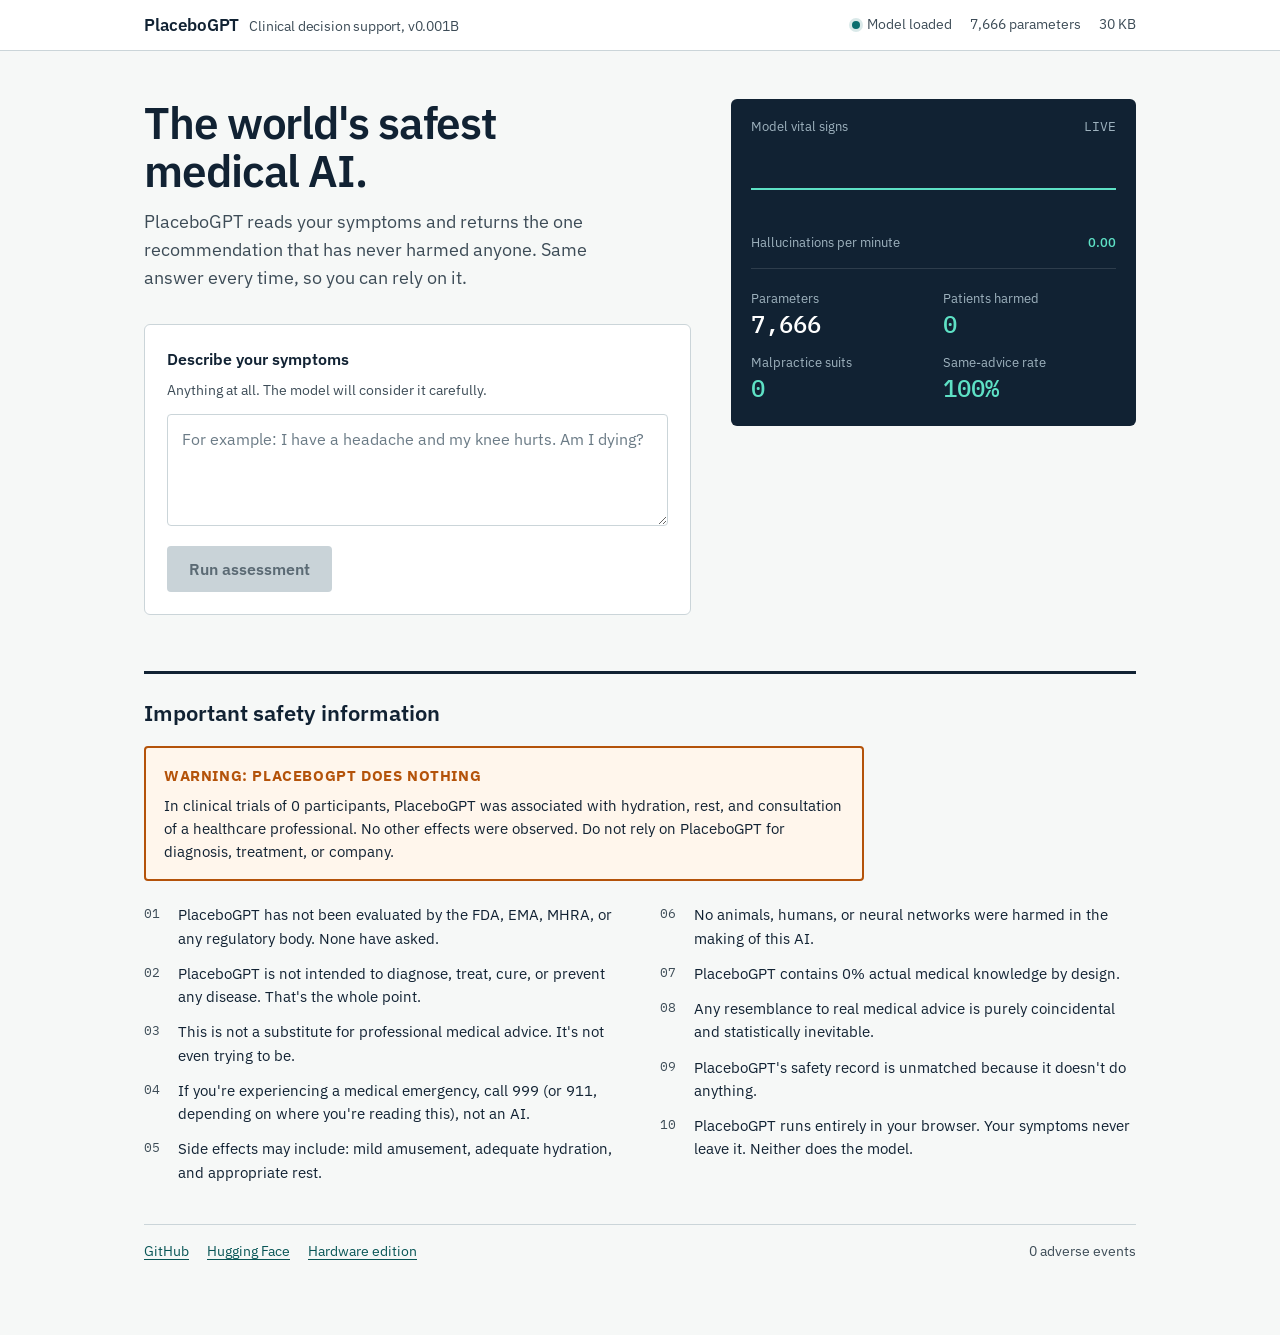
<file: web/index.html>
<!doctype html>
<html lang="en">
<head>
<meta charset="utf-8">
<meta name="viewport" content="width=device-width, initial-scale=1">
<title>PlaceboGPT | Clinical decision support</title>
<style>body{margin:0;background:#f6f8f7}</style>
</head>
<body>
<link href="https://fonts.googleapis.com/css2?family=IBM+Plex+Mono:wght@400;500&family=IBM+Plex+Sans:wght@400;600;700&display=swap" rel="stylesheet">
<link rel="stylesheet" href="./placebogpt.css">
<div id="pgpt" data-weights="./placebogpt-weights.json">
<div class="pg-bar"><div class="pg-bar-in">
<div class="pg-brand">PlaceboGPT <small>Clinical decision support, v0.001B</small></div>
<div class="pg-status"><span class="pg-led"><i aria-hidden="true"></i>Model loaded</span><span>7,666 parameters</span><span>30 KB</span></div>
</div></div>

<div class="pg-wrap">
<div class="pg-top">
<div>
<h1>The world's safest medical AI.</h1>
<p class="pg-lede">PlaceboGPT reads your symptoms and returns the one recommendation that has never harmed anyone. Same answer every time, so you can rely on it.</p>
<div class="pg-form">
<label for="pg-query">Describe your symptoms</label>
<p class="pg-hint">Anything at all. The model will consider it carefully.</p>
<textarea id="pg-query" placeholder="For example: I have a headache and my knee hurts. Am I dying?"></textarea>
<button class="pg-btn" id="pg-submit" disabled>Run assessment</button>
<div class="pg-progress" id="pg-progress" aria-live="polite"><div id="pg-steps"></div></div>
</div>
</div>

<aside class="pg-monitor" aria-label="Model vital signs">
<div class="pg-monitor-h"><span>Model vital signs</span><span class="pg-mono">LIVE</span></div>
<svg class="pg-trace" viewBox="0 0 400 84" preserveAspectRatio="none" aria-hidden="true">
<path d="M0 42 H400" stroke="#2f4a55" stroke-width="1" stroke-dasharray="2 4"/>
<path d="M0 42 H400"/>
<path class="pg-sweep" d="M0 42 H400" stroke="#ffffff" stroke-width="3"/>
</svg>
<div class="pg-trace-l"><span>Hallucinations per minute</span><b>0.00</b></div>
<div class="pg-vitals">
<div class="pg-vital"><span>Parameters</span><b>7,666</b></div>
<div class="pg-vital"><span>Patients harmed</span><b class="ok">0</b></div>
<div class="pg-vital"><span>Malpractice suits</span><b class="ok">0</b></div>
<div class="pg-vital"><span>Same-advice rate</span><b class="ok">100%</b></div>
</div>
</aside>
</div>

<section class="pg-result" id="pg-result" aria-live="polite">
<div class="pg-rx">
<div class="pg-rx-h"><h2>Clinical recommendation</h2><span id="pg-rx-meta"></span></div>
<div class="pg-rx-b">
<p class="pg-q">Presenting complaint: <em id="pg-result-query"></em></p>
<p class="pg-advice">Stay hydrated, get adequate rest, and if symptoms persist, consult a healthcare professional.</p>
<div class="pg-metrics">
<div class="pg-metric"><b id="pg-m-conf">99.99%</b><span>Confidence</span></div>
<div class="pg-metric"><b id="pg-m-src">47,832</b><span>Sources consulted</span></div>
<div class="pg-metric"><b id="pg-m-tok">0</b><span>Characters processed</span></div>
</div>
</div>
<div class="pg-rx-f">Inference ran in your browser. Nothing you typed left this page, and the model would not have read it anyway.</div>
</div>
</section>

<section class="pg-isi" aria-labelledby="pg-isi-title">
<h2 id="pg-isi-title">Important safety information</h2>
<div class="pg-warn" role="note">
<h3>WARNING: PLACEBOGPT DOES NOTHING</h3>
<p>In clinical trials of 0 participants, PlaceboGPT was associated with hydration, rest, and consultation of a healthcare professional. No other effects were observed. Do not rely on PlaceboGPT for diagnosis, treatment, or company.</p>
</div>
<ol id="pg-isi-items"></ol>
</section>

<footer class="pg-foot">
<nav><a href="https://github.com/nickjlamb/placebogpt" target="_blank" rel="noopener noreferrer">GitHub</a><a href="https://huggingface.co/AtacamaLLM/PlaceboGPT-0.001B" target="_blank" rel="noopener noreferrer">Hugging Face</a><a href="../assembly_manual/placebo-booklet.pdf">Hardware edition</a></nav>
<span id="pg-footer-stats">0 adverse events</span>
</footer>
</div>
</div>
<script src="./placebogpt.js" defer></script>
</body>
</html>
</file>
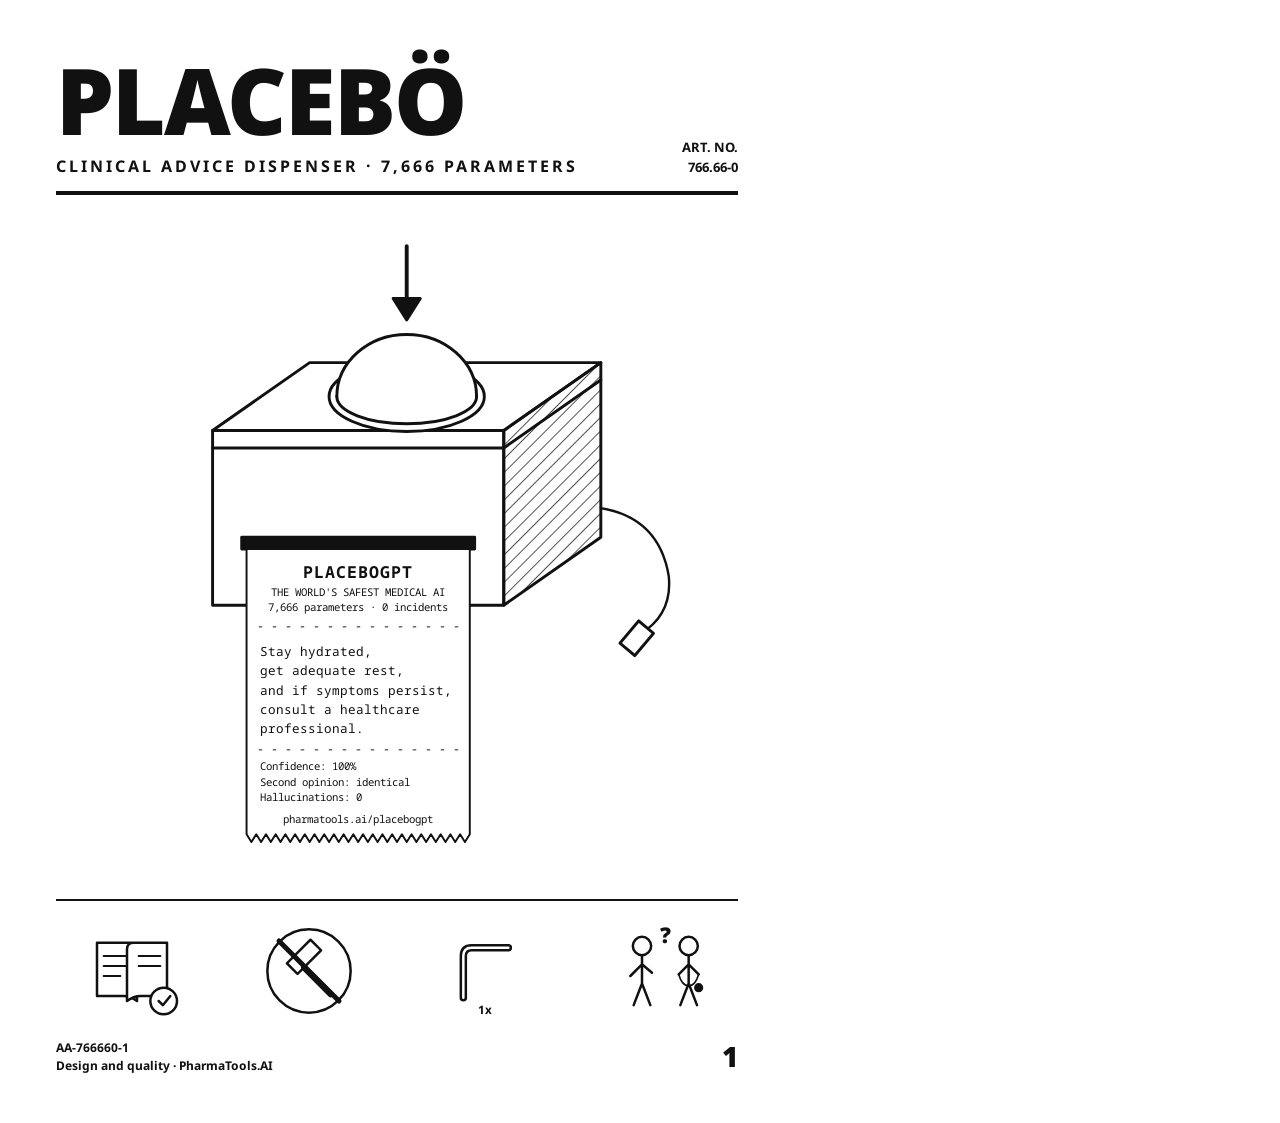
<file: assembly_manual/pages/01-cover.html>
<!doctype html>
<!-- PLACEBÖ assembly instructions – page source. Render with ../render.js -->
<html lang="en">
<head>
<meta charset="utf-8">
<title>PLACEBÖ cover</title>

<link rel="preconnect" href="https://fonts.googleapis.com">
<link href="https://fonts.googleapis.com/css2?family=Noto+Sans:wght@400;700;900&family=Noto+Sans+Mono:wght@400;700&display=swap" rel="stylesheet">
<style>
body{margin:0;background:#fff;font-family:"Noto Sans",Verdana,sans-serif;color:#111}
a{color:#111}a:hover{color:#444}
svg{display:block}
.pic{stroke:#111;stroke-width:3;fill:none;stroke-linecap:round;stroke-linejoin:round}
.rc{font-family:"Noto Sans Mono",monospace;fill:#111;stroke:none}
</style>
</head>
<body>

<div style="width: 794px; height: 1123px; box-sizing: border-box; padding: 56px 56px 48px; display: flex; flex-direction: column; background: #fff; position: relative">

  <!-- Masthead -->
  <div style="display: flex; justify-content: space-between; align-items: flex-end; border-bottom: 4px solid #111; padding-bottom: 14px">
    <div style="display: flex; flex-direction: column; gap: 2px">
      <div style="font-size: 92px; font-weight: 900; line-height: 0.95; letter-spacing: -2px">PLACEBÖ</div>
      <div style="font-size: 16px; font-weight: 700; letter-spacing: 3px; text-transform: uppercase; margin-top: 10px">Clinical advice dispenser · 7,666 parameters</div>
    </div>
    <div style="font-size: 13px; font-weight: 700; text-align: right; line-height: 1.5">ART. NO.<br>766.66-0</div>
  </div>

  <!-- Product drawing -->
  <div style="flex: 1 1 auto; display: flex; align-items: center; justify-content: center; padding: 12px 0">
    <svg viewBox="0 0 640 680" width="622" height="660" role="img" aria-label="Line drawing of a box with one large dome button centred on top and a printed receipt emerging from a slot on the front">
      <defs>
        <pattern id="hatch" width="10" height="10" patternUnits="userSpaceOnUse" patternTransform="rotate(45)">
          <line x1="0" y1="0" x2="0" y2="10" stroke="#111" stroke-width="1.5"/>
        </pattern>
      </defs>
      <g class="pic">
        <!-- box -->
        <polygon points="130,220 430,220 430,400 130,400" fill="#fff"/>
        <polygon points="130,220 430,220 530,150 230,150" fill="#fff"/>
        <polygon points="430,220 530,150 530,330 430,400" fill="url(#hatch)"/>
        <!-- lid seam -->
        <line x1="130" y1="238" x2="430" y2="238"/>
        <line x1="430" y1="238" x2="530" y2="168"/>
        <!-- button: bezel + dome, centred on the top face (330,185) -->
        <ellipse cx="330" cy="185" rx="80" ry="36" fill="#fff"/>
        <path d="M258 185 A72 64 0 0 1 402 185" fill="#fff"/>
        <path d="M258 185 A72 28 0 0 0 402 185"/>
        <!-- slot -->
        <rect x="160" y="330" width="240" height="12" fill="#111"/>
        <!-- receipt, 1:1 with page 5 -->
        <path d="M165 342 H395 V636 l-5 8 l-5 -8 l-5 8 l-5 -8 l-5 8 l-5 -8 l-5 8 l-5 -8 l-5 8 l-5 -8 l-5 8 l-5 -8 l-5 8 l-5 -8 l-5 8 l-5 -8 l-5 8 l-5 -8 l-5 8 l-5 -8 l-5 8 l-5 -8 l-5 8 l-5 -8 l-5 8 l-5 -8 l-5 8 l-5 -8 l-5 8 l-5 -8 l-5 8 l-5 -8 l-5 8 l-5 -8 l-5 8 l-5 -8 l-5 8 l-5 -8 l-5 8 l-5 -8 l-5 8 l-5 -8 l-5 8 l-5 -8 l-5 8 l-5 -8 Z" fill="#fff" stroke-width="2"/>
        <!-- power lead -->
        <path d="M530 300 q60 10 70 70 q4 40 -30 60" stroke-width="2.5"/>
        <rect x="552" y="424" width="30" height="20" fill="#fff" transform="rotate(-50 567 434)"/>
      </g>
      <!-- receipt text -->
      <g class="rc">
        <text x="280" y="372" text-anchor="middle" font-size="17" font-weight="700" letter-spacing="1">PLACEBOGPT</text>
        <text x="280" y="390" text-anchor="middle" font-size="11">THE WORLD'S SAFEST MEDICAL AI</text>
        <text x="280" y="406" text-anchor="middle" font-size="11">7,666 parameters · 0 incidents</text>
        <text x="280" y="426" text-anchor="middle" font-size="12">- - - - - - - - - - - - - - -</text>
        <text x="179" y="452" font-size="13">Stay hydrated,</text>
        <text x="179" y="472" font-size="13">get adequate rest,</text>
        <text x="179" y="492" font-size="13">and if symptoms persist,</text>
        <text x="179" y="512" font-size="13">consult a healthcare</text>
        <text x="179" y="532" font-size="13">professional.</text>
        <text x="280" y="552" text-anchor="middle" font-size="12">- - - - - - - - - - - - - - -</text>
        <text x="179" y="570" font-size="11">Confidence: 100%</text>
        <text x="179" y="586" font-size="11">Second opinion: identical</text>
        <text x="179" y="602" font-size="11">Hallucinations: 0</text>
        <text x="280" y="624" text-anchor="middle" font-size="11">pharmatools.ai/placebogpt</text>
      </g>
      <!-- press arrow -->
      <g class="pic">
        <line x1="330" y1="30" x2="330" y2="92" stroke-width="4"/>
        <polygon points="316,84 330,106 344,84" fill="#111"/>
      </g>
    </svg>
  </div>

  <!-- Pictogram strip -->
  <div style="display: grid; grid-template-columns: repeat(4, minmax(0, 1fr)); gap: 24px; border-top: 2px solid #111; padding-top: 20px">
    <!-- read instructions -->
    <div style="display: flex; flex-direction: column; align-items: center; gap: 8px">
      <svg viewBox="0 0 120 120" width="100" height="100" aria-hidden="true">
        <g class="pic">
          <path d="M18 26 h40 q8 0 8 8 v62 q-8 -6 -16 -6 h-32 z" fill="#fff"/>
          <path d="M102 26 h-40 q-8 0 -8 8 v62 q8 -6 16 -6 h32 z" fill="#fff"/>
          <line x1="26" y1="42" x2="52" y2="42" stroke-width="2.5"/><line x1="26" y1="54" x2="52" y2="54" stroke-width="2.5"/><line x1="26" y1="66" x2="46" y2="66" stroke-width="2.5"/>
          <line x1="68" y1="42" x2="94" y2="42" stroke-width="2.5"/><line x1="68" y1="54" x2="94" y2="54" stroke-width="2.5"/>
          <circle cx="98" cy="96" r="16" fill="#fff"/>
          <path d="M92 96 l5 5 l9 -11" stroke-width="3"/>
        </g>
      </svg>
    </div>
    <!-- no hammer -->
    <div style="display: flex; flex-direction: column; align-items: center; gap: 8px">
      <svg viewBox="0 0 120 120" width="100" height="100" aria-hidden="true">
        <g class="pic">
          <circle cx="60" cy="60" r="50" fill="#fff"/>
          <rect x="34" y="34" width="40" height="18" transform="rotate(-45 54 43)" fill="#fff"/>
          <line x1="54" y1="56" x2="86" y2="88" stroke-width="7"/>
          <line x1="24" y1="24" x2="96" y2="96" stroke-width="6"/>
        </g>
      </svg>
    </div>
    <!-- hex key included -->
    <div style="display: flex; flex-direction: column; align-items: center; gap: 8px">
      <svg viewBox="0 0 120 120" width="100" height="100" aria-hidden="true">
        <g class="pic">
          <path d="M34 92 v-50 q0 -10 10 -10 h44" stroke-width="9"/>
          <path d="M34 92 v-50 q0 -10 10 -10 h44" stroke="#fff" stroke-width="3"/>
          <text x="60" y="112" text-anchor="middle" font-size="14" font-weight="700" fill="#111" stroke="none">1x</text>
        </g>
      </svg>
    </div>
    <!-- symptoms persist → consult professional -->
    <div style="display: flex; flex-direction: column; align-items: center; gap: 8px">
      <svg viewBox="0 0 120 120" width="100" height="100" aria-hidden="true">
        <g class="pic">
          <!-- worried person -->
          <circle cx="36" cy="30" r="11" fill="#fff"/>
          <path d="M36 41 v34 M36 52 l-14 14 M36 52 l12 10 M36 75 l-10 26 M36 75 l10 26"/>
          <text x="58" y="26" font-size="26" font-weight="900" fill="#111" stroke="none">?</text>
          <!-- doctor -->
          <circle cx="92" cy="30" r="11" fill="#fff"/>
          <path d="M92 41 v34 M92 52 l-12 12 M92 52 l12 12 M92 75 l-10 26 M92 75 l10 26"/>
          <path d="M80 64 q4 14 12 14 q8 0 12 -14" stroke-width="2"/>
          <circle cx="104" cy="80" r="4" fill="#111"/>
        </g>
      </svg>
    </div>
  </div>

  <!-- Footer -->
  <div style="display: flex; justify-content: space-between; align-items: flex-end; margin-top: 16px; font-size: 12px; font-weight: 700">
    <div style="line-height: 1.5">AA-766660-1<br>Design and quality · PharmaTools.AI</div>
    <div style="font-size: 28px; font-weight: 900">1</div>
  </div>
</div>

</body>
</html>
</file>
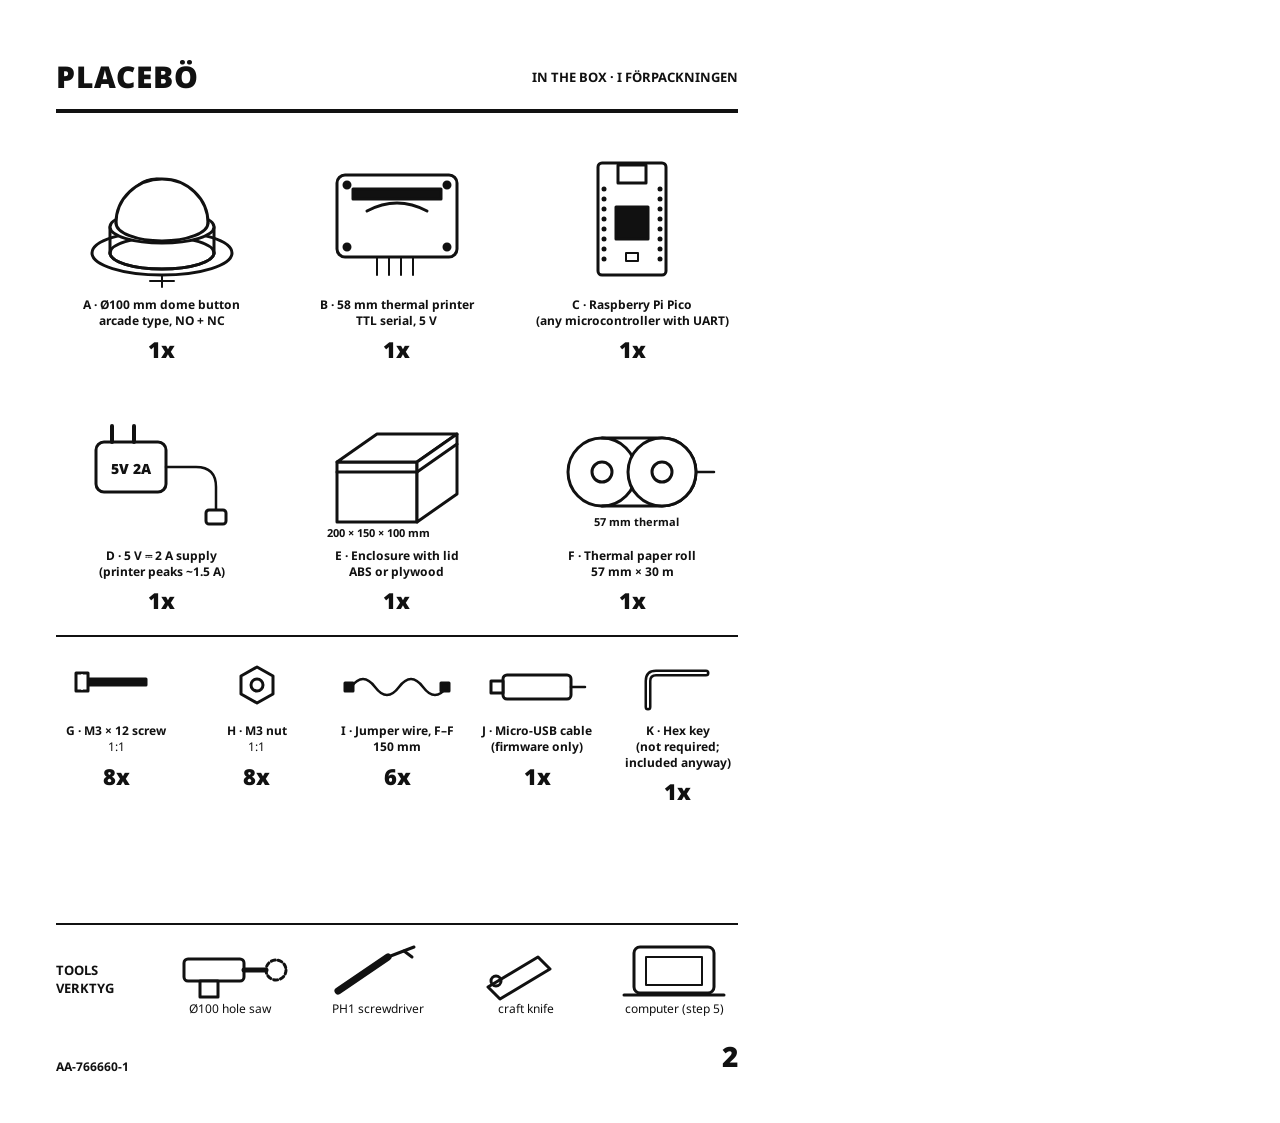
<file: assembly_manual/pages/02-parts.html>
<!doctype html>
<!-- PLACEBÖ assembly instructions – page source. Render with ../render.js -->
<html lang="en">
<head>
<meta charset="utf-8">
<title>PLACEBÖ parts</title>

<link rel="preconnect" href="https://fonts.googleapis.com">
<link href="https://fonts.googleapis.com/css2?family=Noto+Sans:wght@400;700;900&display=swap" rel="stylesheet">
<style>
body{margin:0;background:#fff;font-family:"Noto Sans",Verdana,sans-serif;color:#111}
a{color:#111}a:hover{color:#444}
svg{display:block}
.pic{stroke:#111;stroke-width:3;fill:none;stroke-linecap:round;stroke-linejoin:round}
.lbl{font-size:12px;font-weight:700;text-align:center;line-height:1.3}
.qty{font-size:22px;font-weight:900}
</style>
</head>
<body>

<div style="width: 794px; height: 1123px; box-sizing: border-box; padding: 56px 56px 48px; display: flex; flex-direction: column; background: #fff">

  <div style="display: flex; justify-content: space-between; align-items: center; border-bottom: 4px solid #111; padding-bottom: 12px">
    <div style="font-size: 30px; font-weight: 900; letter-spacing: 1px">PLACEBÖ</div>
    <div style="font-size: 13px; font-weight: 700">IN THE BOX · I FÖRPACKNINGEN</div>
  </div>

  <!-- Main parts -->
  <div style="display: grid; grid-template-columns: repeat(3, minmax(0, 1fr)); gap: 28px 24px; padding: 28px 0 20px; border-bottom: 2px solid #111">

    <!-- A: button -->
    <div style="display: flex; flex-direction: column; align-items: center; gap: 6px">
      <svg viewBox="0 0 180 150" width="180" height="150" aria-hidden="true"><g class="pic">
        <ellipse cx="90" cy="112" rx="70" ry="22" fill="#fff"/>
        <ellipse cx="90" cy="112" rx="52" ry="16"/>
        <line x1="38" y1="112" x2="38" y2="86"/><line x1="142" y1="112" x2="142" y2="86"/>
        <path d="M38 112 A52 16 0 0 0 142 112"/>
        <ellipse cx="90" cy="86" rx="52" ry="16" fill="#fff"/>
        <path d="M44 82 A46 44 0 0 1 136 82" fill="#fff"/>
        <path d="M44 82 A46 18 0 0 0 136 82"/>
        <path d="M66 44 q10 -8 24 -6" stroke-width="2"/>
        <line x1="90" y1="134" x2="90" y2="146" stroke-width="2"/><line x1="78" y1="140" x2="102" y2="140" stroke-width="2"/>
      </g></svg>
      <div class="lbl">A · Ø100 mm dome button<br>arcade type, NO + NC</div>
      <div class="qty">1x</div>
    </div>

    <!-- B: thermal printer -->
    <div style="display: flex; flex-direction: column; align-items: center; gap: 6px">
      <svg viewBox="0 0 180 150" width="180" height="150" aria-hidden="true"><g class="pic">
        <rect x="30" y="34" width="120" height="82" rx="8" fill="#fff"/>
        <rect x="46" y="48" width="88" height="10" fill="#111"/>
        <path d="M60 70 q30 -16 60 0" />
        <circle cx="40" cy="106" r="3" fill="#111"/><circle cx="140" cy="106" r="3" fill="#111"/>
        <circle cx="40" cy="44" r="3" fill="#111"/><circle cx="140" cy="44" r="3" fill="#111"/>
        <line x1="70" y1="116" x2="70" y2="134" stroke-width="2"/><line x1="82" y1="116" x2="82" y2="134" stroke-width="2"/><line x1="94" y1="116" x2="94" y2="134" stroke-width="2"/><line x1="106" y1="116" x2="106" y2="134" stroke-width="2"/>
      </g></svg>
      <div class="lbl">B · 58 mm thermal printer<br>TTL serial, 5 V</div>
      <div class="qty">1x</div>
    </div>

    <!-- C: microcontroller -->
    <div style="display: flex; flex-direction: column; align-items: center; gap: 6px">
      <svg viewBox="0 0 180 150" width="180" height="150" aria-hidden="true"><g class="pic">
        <rect x="56" y="22" width="68" height="112" rx="4" fill="#fff"/>
        <rect x="76" y="24" width="28" height="18" fill="#fff"/>
        <rect x="74" y="66" width="32" height="32" fill="#111"/>
        <g fill="#111" stroke="none">
          <circle cx="62" cy="48" r="2.5"/><circle cx="62" cy="58" r="2.5"/><circle cx="62" cy="68" r="2.5"/><circle cx="62" cy="78" r="2.5"/><circle cx="62" cy="88" r="2.5"/><circle cx="62" cy="98" r="2.5"/><circle cx="62" cy="108" r="2.5"/><circle cx="62" cy="118" r="2.5"/>
          <circle cx="118" cy="48" r="2.5"/><circle cx="118" cy="58" r="2.5"/><circle cx="118" cy="68" r="2.5"/><circle cx="118" cy="78" r="2.5"/><circle cx="118" cy="88" r="2.5"/><circle cx="118" cy="98" r="2.5"/><circle cx="118" cy="108" r="2.5"/><circle cx="118" cy="118" r="2.5"/>
        </g>
        <rect x="84" y="112" width="12" height="8" fill="#fff" stroke-width="2"/>
      </g></svg>
      <div class="lbl">C · Raspberry Pi Pico<br>(any microcontroller with UART)</div>
      <div class="qty">1x</div>
    </div>

    <!-- D: power supply -->
    <div style="display: flex; flex-direction: column; align-items: center; gap: 6px">
      <svg viewBox="0 0 180 150" width="180" height="150" aria-hidden="true"><g class="pic">
        <rect x="24" y="50" width="70" height="50" rx="8" fill="#fff"/>
        <line x1="40" y1="34" x2="40" y2="50" stroke-width="4"/><line x1="62" y1="34" x2="62" y2="50" stroke-width="4"/>
        <path d="M94 75 h30 q20 0 20 20 v24" stroke-width="2.5"/>
        <rect x="134" y="118" width="20" height="14" rx="3" fill="#fff"/>
        <text x="59" y="82" text-anchor="middle" font-size="14" font-weight="900" fill="#111" stroke="none">5V 2A</text>
      </g></svg>
      <div class="lbl">D · 5 V ⎓ 2 A supply<br>(printer peaks ~1.5 A)</div>
      <div class="qty">1x</div>
    </div>

    <!-- E: enclosure -->
    <div style="display: flex; flex-direction: column; align-items: center; gap: 6px">
      <svg viewBox="0 0 180 150" width="180" height="150" aria-hidden="true"><g class="pic">
        <polygon points="30,70 110,70 110,130 30,130" fill="#fff"/>
        <polygon points="30,70 110,70 150,42 70,42" fill="#fff"/>
        <polygon points="110,70 150,42 150,102 110,130" fill="#fff"/>
        <line x1="30" y1="80" x2="110" y2="80"/><line x1="110" y1="80" x2="150" y2="52"/>
        <text x="20" y="145" font-size="11" font-weight="700" fill="#111" stroke="none">200 × 150 × 100 mm</text>
      </g></svg>
      <div class="lbl">E · Enclosure with lid<br>ABS or plywood</div>
      <div class="qty">1x</div>
    </div>

    <!-- F: paper roll -->
    <div style="display: flex; flex-direction: column; align-items: center; gap: 6px">
      <svg viewBox="0 0 180 150" width="180" height="150" aria-hidden="true"><g class="pic">
        <ellipse cx="60" cy="80" rx="34" ry="34" fill="#fff"/>
        <ellipse cx="60" cy="80" rx="10" ry="10"/>
        <path d="M60 46 h60 a34 34 0 0 1 0 68 h-60"/>
        <ellipse cx="120" cy="80" rx="34" ry="34" fill="#fff"/>
        <ellipse cx="120" cy="80" rx="10" ry="10"/>
        <path d="M154 80 h18" stroke-width="2.5"/>
        <text x="94" y="134" text-anchor="middle" font-size="11" font-weight="700" fill="#111" stroke="none">57 mm thermal</text>
      </g></svg>
      <div class="lbl">F · Thermal paper roll<br>57 mm × 30 m</div>
      <div class="qty">1x</div>
    </div>
  </div>

  <!-- Small hardware, 1:1 -->
  <div style="display: flex; justify-content: space-between; align-items: flex-start; padding: 20px 0 0; gap: 20px; flex: 1 1 auto">
    <div style="display: flex; flex-direction: column; gap: 6px; align-items: center; flex: 1 1 0">
      <svg viewBox="0 0 120 60" width="120" height="60" aria-hidden="true"><g class="pic">
        <rect x="30" y="22" width="60" height="6" fill="#111"/>
        <rect x="20" y="16" width="12" height="18" fill="#fff"/>
        <line x1="26" y1="18" x2="26" y2="32" stroke="#fff" stroke-width="2"/>
      </g></svg>
      <div class="lbl">G · M3 × 12 screw<br><span style="font-weight:400">1:1</span></div>
      <div class="qty">8x</div>
    </div>
    <div style="display: flex; flex-direction: column; gap: 6px; align-items: center; flex: 1 1 0">
      <svg viewBox="0 0 120 60" width="120" height="60" aria-hidden="true"><g class="pic">
        <polygon points="60,10 76,19 76,37 60,46 44,37 44,19" fill="#fff"/>
        <circle cx="60" cy="28" r="6"/>
      </g></svg>
      <div class="lbl">H · M3 nut<br><span style="font-weight:400">1:1</span></div>
      <div class="qty">8x</div>
    </div>
    <div style="display: flex; flex-direction: column; gap: 6px; align-items: center; flex: 1 1 0">
      <svg viewBox="0 0 120 60" width="120" height="60" aria-hidden="true"><g class="pic">
        <path d="M14 30 q12 -16 24 0 t24 0 t24 0 t24 0" stroke-width="2.5"/>
        <rect x="8" y="26" width="8" height="8" fill="#111"/><rect x="104" y="26" width="8" height="8" fill="#111"/>
      </g></svg>
      <div class="lbl">I · Jumper wire, F–F<br>150 mm</div>
      <div class="qty">6x</div>
    </div>
    <div style="display: flex; flex-direction: column; gap: 6px; align-items: center; flex: 1 1 0">
      <svg viewBox="0 0 120 60" width="120" height="60" aria-hidden="true"><g class="pic">
        <rect x="26" y="18" width="68" height="24" rx="4" fill="#fff"/>
        <rect x="14" y="24" width="12" height="12" fill="#fff"/>
        <path d="M94 30 h14" stroke-width="2.5"/>
      </g></svg>
      <div class="lbl">J · Micro-USB cable<br>(firmware only)</div>
      <div class="qty">1x</div>
    </div>
    <div style="display: flex; flex-direction: column; gap: 6px; align-items: center; flex: 1 1 0">
      <svg viewBox="0 0 120 60" width="120" height="60" aria-hidden="true"><g class="pic">
        <path d="M30 50 v-26 q0 -8 8 -8 h50" stroke-width="7"/>
        <path d="M30 50 v-26 q0 -8 8 -8 h50" stroke="#fff" stroke-width="2"/>
      </g></svg>
      <div class="lbl">K · Hex key<br>(not required; included anyway)</div>
      <div class="qty">1x</div>
    </div>
  </div>

  <!-- Tools you need -->
  <div style="border-top: 2px solid #111; padding-top: 16px; display: flex; align-items: center; gap: 20px">
    <div style="font-size: 13px; font-weight: 700; width: 90px; flex: 0 0 90px">TOOLS<br>VERKTYG</div>
    <div style="display: flex; flex-direction: column; align-items: center; flex: 1 1 0">
      <svg viewBox="0 0 120 60" width="120" height="60" aria-hidden="true"><g class="pic">
        <rect x="14" y="18" width="60" height="22" rx="4" fill="#fff"/>
        <rect x="30" y="40" width="18" height="16" fill="#fff"/>
        <line x1="74" y1="29" x2="96" y2="29" stroke-width="5"/>
        <circle cx="106" cy="29" r="10" stroke-dasharray="4 3"/>
      </g></svg>
      <div class="lbl" style="font-weight:400">Ø100 hole saw</div>
    </div>
    <div style="display: flex; flex-direction: column; align-items: center; flex: 1 1 0">
      <svg viewBox="0 0 120 60" width="120" height="60" aria-hidden="true"><g class="pic">
        <line x1="20" y1="50" x2="70" y2="16" stroke-width="7"/>
        <line x1="70" y1="16" x2="96" y2="6" stroke-width="3"/>
        <path d="M86 10 l8 6" stroke-width="3"/>
      </g></svg>
      <div class="lbl" style="font-weight:400">PH1 screwdriver</div>
    </div>
    <div style="display: flex; flex-direction: column; align-items: center; flex: 1 1 0">
      <svg viewBox="0 0 120 60" width="120" height="60" aria-hidden="true"><g class="pic">
        <path d="M22 46 l50 -30 l12 12 l-50 30 z" fill="#fff"/>
        <circle cx="30" cy="40" r="5"/>
      </g></svg>
      <div class="lbl" style="font-weight:400">craft knife</div>
    </div>
    <div style="display: flex; flex-direction: column; align-items: center; flex: 1 1 0">
      <svg viewBox="0 0 120 60" width="120" height="60" aria-hidden="true"><g class="pic">
        <rect x="20" y="6" width="80" height="46" rx="6" fill="#fff"/>
        <line x1="10" y1="54" x2="110" y2="54"/>
        <rect x="32" y="16" width="56" height="28" fill="#fff" stroke-width="2"/>
      </g></svg>
      <div class="lbl" style="font-weight:400">computer (step 5)</div>
    </div>
  </div>

  <div style="display: flex; justify-content: space-between; align-items: flex-end; margin-top: 20px; font-size: 12px; font-weight: 700">
    <div>AA-766660-1</div>
    <div style="font-size: 28px; font-weight: 900">2</div>
  </div>
</div>

</body>
</html>
</file>
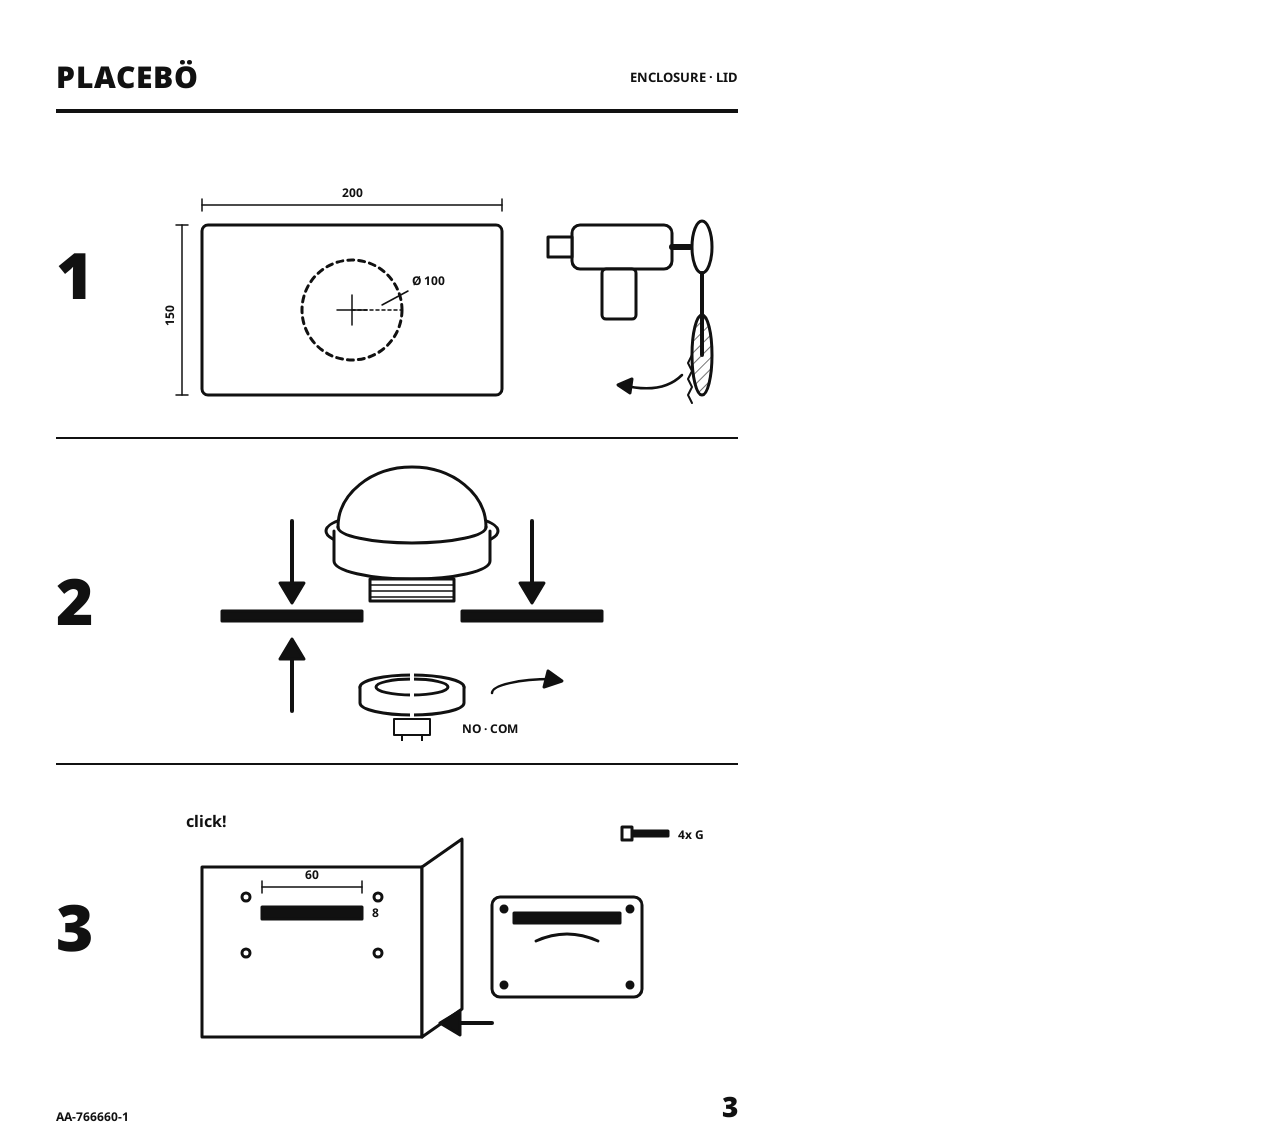
<file: assembly_manual/pages/03-enclosure.html>
<!doctype html>
<!-- PLACEBÖ assembly instructions – page source. Render with ../render.js -->
<html lang="en">
<head>
<meta charset="utf-8">
<title>PLACEBÖ steps 1 to 3</title>

<link rel="preconnect" href="https://fonts.googleapis.com">
<link href="https://fonts.googleapis.com/css2?family=Noto+Sans:wght@400;700;900&display=swap" rel="stylesheet">
<style>
body{margin:0;background:#fff;font-family:"Noto Sans",Verdana,sans-serif;color:#111}
a{color:#111}a:hover{color:#444}
svg{display:block}
.pic{stroke:#111;stroke-width:3;fill:none;stroke-linecap:round;stroke-linejoin:round}
.num{font-size:64px;font-weight:900;line-height:1;width:90px;flex:0 0 90px}
.dim{font-size:12px;font-weight:700;fill:#111;stroke:none}
</style>
</head>
<body>

<div style="width: 794px; height: 1123px; box-sizing: border-box; padding: 56px 56px 48px; display: flex; flex-direction: column; background: #fff">

  <div style="display: flex; justify-content: space-between; align-items: center; border-bottom: 4px solid #111; padding-bottom: 12px">
    <div style="font-size: 30px; font-weight: 900; letter-spacing: 1px">PLACEBÖ</div>
    <div style="font-size: 13px; font-weight: 700">ENCLOSURE · LID</div>
  </div>

  <!-- STEP 1 -->
  <div style="display: flex; align-items: center; gap: 16px; padding: 22px 0; border-bottom: 2px solid #111; flex: 1 1 0">
    <div class="num">1</div>
    <svg viewBox="0 0 560 280" width="560" height="280" role="img" aria-label="Top view of the lid with a 100 mm hole marked in the centre and a hole saw above it">
      <defs>
        <pattern id="h1" width="8" height="8" patternUnits="userSpaceOnUse" patternTransform="rotate(45)"><line x1="0" y1="0" x2="0" y2="8" stroke="#111" stroke-width="1.2"/></pattern>
      </defs>
      <g class="pic">
        <!-- lid, top view -->
        <rect x="40" y="90" width="300" height="170" rx="6" fill="#fff"/>
        <circle cx="190" cy="175" r="50" stroke-dasharray="6 5"/>
        <line x1="190" y1="160" x2="190" y2="190" stroke-width="1.5"/><line x1="175" y1="175" x2="205" y2="175" stroke-width="1.5"/>
        <!-- dimensions -->
        <line x1="40" y1="70" x2="340" y2="70" stroke-width="1.5"/><line x1="40" y1="64" x2="40" y2="76" stroke-width="1.5"/><line x1="340" y1="64" x2="340" y2="76" stroke-width="1.5"/>
        <text x="190" y="62" text-anchor="middle" class="dim">200</text>
        <line x1="20" y1="90" x2="20" y2="260" stroke-width="1.5"/><line x1="14" y1="90" x2="26" y2="90" stroke-width="1.5"/><line x1="14" y1="260" x2="26" y2="260" stroke-width="1.5"/>
        <text x="12" y="180" text-anchor="middle" class="dim" transform="rotate(-90 12 180)">150</text>
        <line x1="190" y1="175" x2="240" y2="175" stroke-width="1.5" stroke-dasharray="3 3"/>
        <text x="250" y="150" class="dim">Ø 100</text>
        <path d="M246 156 l-26 14" stroke-width="1.5"/>
        <!-- hole saw drill -->
        <g transform="translate(380 40)">
          <rect x="30" y="50" width="100" height="44" rx="8" fill="#fff"/>
          <rect x="60" y="94" width="34" height="50" rx="4" fill="#fff"/>
          <rect x="6" y="62" width="24" height="20" fill="#fff"/>
          <line x1="130" y1="72" x2="148" y2="72" stroke-width="6"/>
          <ellipse cx="160" cy="72" rx="10" ry="26" fill="#fff"/>
          <line x1="160" y1="98" x2="160" y2="180" stroke-width="4"/>
          <ellipse cx="160" cy="180" rx="10" ry="40" fill="url(#h1)"/>
          <path d="M150 180 l-4 8 l4 8 l-4 8 l4 8 l-4 8 l4 8" stroke-width="2"/>
        </g>
        <!-- motion arrow -->
        <path d="M520 240 q-20 20 -60 10" stroke-width="2.5"/>
        <polygon points="470,244 456,250 468,258" fill="#111"/>
      </g>
    </svg>
  </div>

  <!-- STEP 2 -->
  <div style="display: flex; align-items: center; gap: 16px; padding: 22px 0; border-bottom: 2px solid #111; flex: 1 1 0">
    <div class="num">2</div>
    <svg viewBox="0 0 560 280" width="560" height="280" role="img" aria-label="Section view: the dome button drops through the lid hole from above and its retaining ring tightens from below">
      <g class="pic">
        <!-- lid section -->
        <rect x="60" y="150" width="140" height="10" fill="#111"/>
        <rect x="300" y="150" width="140" height="10" fill="#111"/>
        <!-- button body above -->
        <ellipse cx="250" cy="70" rx="86" ry="20" fill="#fff"/>
        <path d="M172 70 v30 a78 18 0 0 0 156 0 v-30" fill="#fff"/>
        <path d="M176 66 a74 60 0 0 1 148 0" fill="#fff"/>
        <path d="M176 66 a74 16 0 0 0 148 0"/>
        <!-- threaded shank -->
        <rect x="208" y="118" width="84" height="22" fill="#fff"/>
        <g stroke-width="1.5"><line x1="208" y1="124" x2="292" y2="124"/><line x1="208" y1="130" x2="292" y2="130"/><line x1="208" y1="136" x2="292" y2="136"/></g>
        <!-- down arrows -->
        <line x1="130" y1="60" x2="130" y2="130" stroke-width="4"/><polygon points="118,122 130,142 142,122" fill="#111"/>
        <line x1="370" y1="60" x2="370" y2="130" stroke-width="4"/><polygon points="358,122 370,142 382,122" fill="#111"/>
        <!-- retaining ring below -->
        <ellipse cx="250" cy="226" rx="52" ry="12" fill="#fff"/>
        <path d="M198 226 v16 a52 12 0 0 0 104 0 v-16" fill="#fff"/>
        <ellipse cx="250" cy="226" rx="36" ry="8"/>
        <!-- up arrow + rotate -->
        <line x1="250" y1="258" x2="250" y2="196" stroke-width="4" stroke="#fff"/>
        <line x1="130" y1="250" x2="130" y2="190" stroke-width="4"/><polygon points="118,198 130,178 142,198" fill="#111"/>
        <path d="M330 232 a60 14 0 0 1 60 -14" stroke-width="2.5"/>
        <polygon points="386,210 400,220 382,226" fill="#111"/>
        <!-- microswitch -->
        <rect x="232" y="258" width="36" height="16" fill="#fff" stroke-width="2"/>
        <line x1="240" y1="274" x2="240" y2="280" stroke-width="2"/><line x1="260" y1="274" x2="260" y2="280" stroke-width="2"/>
        <text x="300" y="272" class="dim">NO · COM</text>
      </g>
    </svg>
  </div>

  <!-- STEP 3 -->
  <div style="display: flex; align-items: center; gap: 16px; padding: 22px 0 10px; flex: 1 1 0">
    <div class="num">3</div>
    <svg viewBox="0 0 560 280" width="560" height="280" role="img" aria-label="Front panel with a slot cut for the printer, the printer pushed in from behind and fixed with four screws">
      <g class="pic">
        <!-- front panel, isometric-ish -->
        <polygon points="40,80 260,80 260,250 40,250" fill="#fff"/>
        <polygon points="260,80 300,52 300,222 260,250" fill="#fff"/>
        <!-- slot -->
        <rect x="100" y="120" width="100" height="12" fill="#111"/>
        <line x1="100" y1="100" x2="200" y2="100" stroke-width="1.5"/><line x1="100" y1="94" x2="100" y2="106" stroke-width="1.5"/><line x1="200" y1="94" x2="200" y2="106" stroke-width="1.5"/>
        <text x="150" y="92" text-anchor="middle" class="dim">60</text>
        <text x="210" y="130" class="dim">8</text>
        <!-- screw holes -->
        <circle cx="84" cy="110" r="4"/><circle cx="216" cy="110" r="4"/><circle cx="84" cy="166" r="4"/><circle cx="216" cy="166" r="4"/>
        <!-- printer behind, coming forward -->
        <g transform="translate(330 110)">
          <rect x="0" y="0" width="150" height="100" rx="8" fill="#fff"/>
          <rect x="22" y="16" width="106" height="10" fill="#111"/>
          <path d="M44 44 q31 -14 62 0"/>
          <circle cx="12" cy="12" r="3" fill="#111"/><circle cx="138" cy="12" r="3" fill="#111"/><circle cx="12" cy="88" r="3" fill="#111"/><circle cx="138" cy="88" r="3" fill="#111"/>
        </g>
        <line x1="330" y1="236" x2="290" y2="236" stroke-width="4"/><polygon points="298,224 278,236 298,248" fill="#111"/>
        <!-- screws -->
        <g transform="translate(470 40)">
          <rect x="0" y="4" width="36" height="5" fill="#111"/><rect x="-10" y="0" width="10" height="13" fill="#fff"/>
          <text x="46" y="12" class="dim">4x G</text>
        </g>
        <!-- click -->
        <text x="24" y="40" class="dim" style="font-size:16px">click!</text>
      </g>
    </svg>
  </div>

  <div style="display: flex; justify-content: space-between; align-items: flex-end; margin-top: 10px; font-size: 12px; font-weight: 700">
    <div>AA-766660-1</div>
    <div style="font-size: 28px; font-weight: 900">3</div>
  </div>
</div>

</body>
</html>
</file>
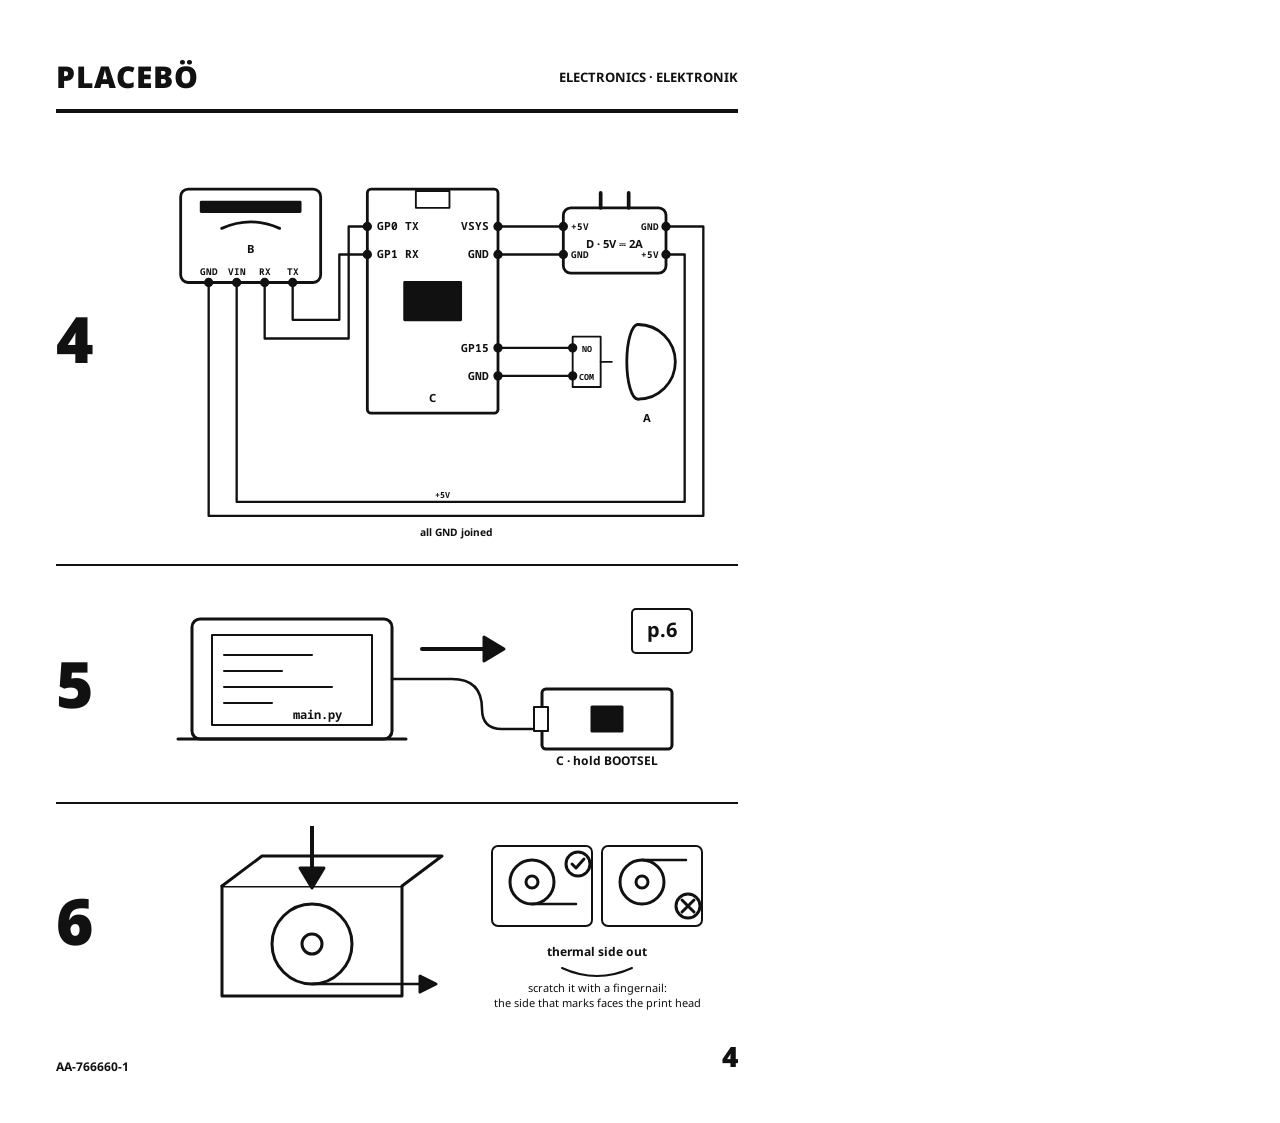
<file: assembly_manual/pages/04-electronics.html>
<!doctype html>
<!-- PLACEBÖ assembly instructions – page source. Render with ../render.js -->
<html lang="en">
<head>
<meta charset="utf-8">
<title>PLACEBÖ steps 4 to 6</title>

<link rel="preconnect" href="https://fonts.googleapis.com">
<link href="https://fonts.googleapis.com/css2?family=Noto+Sans:wght@400;700;900&family=Noto+Sans+Mono:wght@700&display=swap" rel="stylesheet">
<style>
body{margin:0;background:#fff;font-family:"Noto Sans",Verdana,sans-serif;color:#111}
a{color:#111}a:hover{color:#444}
svg{display:block}
.pic{stroke:#111;stroke-width:3;fill:none;stroke-linecap:round;stroke-linejoin:round}
.num{font-size:64px;font-weight:900;line-height:1;width:90px;flex:0 0 90px}
.dim{font-size:12px;font-weight:700;fill:#111;stroke:none}
.pin{font-family:"Noto Sans Mono",monospace;font-size:12px;font-weight:700;fill:#111;stroke:none}
</style>
</head>
<body>

<div style="width: 794px; height: 1123px; box-sizing: border-box; padding: 56px 56px 48px; display: flex; flex-direction: column; background: #fff">

  <div style="display: flex; justify-content: space-between; align-items: center; border-bottom: 4px solid #111; padding-bottom: 12px">
    <div style="font-size: 30px; font-weight: 900; letter-spacing: 1px">PLACEBÖ</div>
    <div style="font-size: 13px; font-weight: 700">ELECTRONICS · ELEKTRONIK</div>
  </div>

  <!-- STEP 4: wiring -->
  <div style="display: flex; align-items: center; gap: 16px; padding: 20px 0; border-bottom: 2px solid #111">
    <div class="num">4</div>
    <svg viewBox="0 0 600 440" width="560" height="411" role="img" aria-label="Wiring: the button's NO and COM terminals go to GP15 and GND on the Pico; the printer's RX and TX go to GP0 and GP1; the 5 volt supply feeds VSYS and GND on the Pico and VIN and GND on the printer; all grounds are joined">
      <g class="pic">
        <!-- Printer B -->
        <rect x="20" y="60" width="150" height="100" rx="8" fill="#fff"/>
        <rect x="42" y="74" width="106" height="10" fill="#111"/>
        <path d="M64 102 q31 -14 62 0"/>
        <text x="95" y="128" text-anchor="middle" class="dim">B</text>
        <circle cx="50" cy="160" r="3.5" fill="#111"/><circle cx="80" cy="160" r="3.5" fill="#111"/><circle cx="110" cy="160" r="3.5" fill="#111"/><circle cx="140" cy="160" r="3.5" fill="#111"/>
        <text x="50" y="152" text-anchor="middle" class="pin" style="font-size:10px">GND</text>
        <text x="80" y="152" text-anchor="middle" class="pin" style="font-size:10px">VIN</text>
        <text x="110" y="152" text-anchor="middle" class="pin" style="font-size:10px">RX</text>
        <text x="140" y="152" text-anchor="middle" class="pin" style="font-size:10px">TX</text>

        <!-- Pico C -->
        <rect x="220" y="60" width="140" height="240" rx="4" fill="#fff"/>
        <rect x="272" y="62" width="36" height="18" fill="#fff" stroke-width="2"/>
        <rect x="260" y="160" width="60" height="40" fill="#111"/>
        <text x="290" y="288" text-anchor="middle" class="dim">C</text>
        <circle cx="220" cy="100" r="3.5" fill="#111"/><text x="230" y="104" class="pin">GP0 TX</text>
        <circle cx="220" cy="130" r="3.5" fill="#111"/><text x="230" y="134" class="pin">GP1 RX</text>
        <circle cx="360" cy="100" r="3.5" fill="#111"/><text x="350" y="104" text-anchor="end" class="pin">VSYS</text>
        <circle cx="360" cy="130" r="3.5" fill="#111"/><text x="350" y="134" text-anchor="end" class="pin">GND</text>
        <circle cx="360" cy="230" r="3.5" fill="#111"/><text x="350" y="234" text-anchor="end" class="pin">GP15</text>
        <circle cx="360" cy="260" r="3.5" fill="#111"/><text x="350" y="264" text-anchor="end" class="pin">GND</text>

        <!-- PSU D -->
        <rect x="430" y="80" width="110" height="70" rx="8" fill="#fff"/>
        <line x1="470" y1="64" x2="470" y2="80" stroke-width="4"/><line x1="500" y1="64" x2="500" y2="80" stroke-width="4"/>
        <text x="485" y="123" text-anchor="middle" class="dim">D · 5V ⎓ 2A</text>
        <circle cx="430" cy="100" r="3.5" fill="#111"/><text x="438" y="104" class="pin" style="font-size:10px">+5V</text>
        <circle cx="430" cy="130" r="3.5" fill="#111"/><text x="438" y="134" class="pin" style="font-size:10px">GND</text>
        <circle cx="540" cy="100" r="3.5" fill="#111"/><text x="532" y="104" text-anchor="end" class="pin" style="font-size:10px">GND</text>
        <circle cx="540" cy="130" r="3.5" fill="#111"/><text x="532" y="134" text-anchor="end" class="pin" style="font-size:10px">+5V</text>

        <!-- Button A (side view, microswitch on the left) -->
        <rect x="440" y="218" width="30" height="54" fill="#fff" stroke-width="2"/>
        <circle cx="440" cy="230" r="3.5" fill="#111"/><circle cx="440" cy="260" r="3.5" fill="#111"/>
        <text x="455" y="234" text-anchor="middle" class="pin" style="font-size:9px">NO</text>
        <text x="455" y="264" text-anchor="middle" class="pin" style="font-size:9px">COM</text>
        <path d="M470 245 h12" stroke-width="2"/>
        <ellipse cx="510" cy="245" rx="12" ry="40" fill="#fff"/>
        <path d="M510 205 a40 40 0 0 1 0 80" fill="#fff"/>
        <text x="520" y="310" text-anchor="middle" class="dim">A</text>

        <!-- wires: Pico data to printer -->
        <path d="M220 100 H200 V220 H110 V160" stroke-width="2.5"/>
        <path d="M220 130 H190 V200 H140 V160" stroke-width="2.5"/>
        <!-- wires: button -->
        <line x1="360" y1="230" x2="440" y2="230" stroke-width="2.5"/>
        <line x1="360" y1="260" x2="440" y2="260" stroke-width="2.5"/>
        <!-- wires: PSU to Pico -->
        <line x1="360" y1="100" x2="430" y2="100" stroke-width="2.5"/>
        <line x1="360" y1="130" x2="430" y2="130" stroke-width="2.5"/>
        <!-- wires: PSU to printer, round the outside -->
        <path d="M540 100 H580 V410 H50 V160" stroke-width="2.5"/>
        <path d="M540 130 H560 V395 H80 V160" stroke-width="2.5"/>
      </g>
      <text x="315" y="432" text-anchor="middle" class="dim" style="font-size:11px">all GND joined</text>
      <text x="300" y="391" text-anchor="middle" class="pin" style="font-size:9px">+5V</text>
    </svg>
  </div>

  <!-- STEP 5: firmware -->
  <div style="display: flex; align-items: center; gap: 16px; padding: 18px 0; border-bottom: 2px solid #111; flex: 1 1 0">
    <div class="num">5</div>
    <svg viewBox="0 0 560 190" width="560" height="190" role="img" aria-label="Connect the Pico to a computer by USB and copy the firmware from page 6 onto it">
      <g class="pic">
        <!-- laptop -->
        <rect x="30" y="30" width="200" height="120" rx="8" fill="#fff"/>
        <line x1="16" y1="150" x2="244" y2="150"/>
        <rect x="50" y="46" width="160" height="90" fill="#fff" stroke-width="2"/>
        <g stroke-width="2"><line x1="62" y1="66" x2="150" y2="66"/><line x1="62" y1="82" x2="120" y2="82"/><line x1="62" y1="98" x2="170" y2="98"/><line x1="62" y1="114" x2="110" y2="114"/></g>
        <text x="180" y="130" text-anchor="end" class="pin">main.py</text>
        <!-- cable -->
        <path d="M230 90 h60 q30 0 30 30 v0 q0 20 20 20 h30" stroke-width="2.5"/>
        <!-- pico -->
        <rect x="380" y="100" width="130" height="60" rx="4" fill="#fff" transform="rotate(0)"/>
        <rect x="372" y="118" width="14" height="24" fill="#fff" stroke-width="2"/>
        <rect x="430" y="118" width="30" height="24" fill="#111"/>
        <text x="445" y="176" text-anchor="middle" class="dim">C · hold BOOTSEL</text>
        <!-- arrow -->
        <line x1="260" y1="60" x2="330" y2="60" stroke-width="4"/><polygon points="322,48 342,60 322,72" fill="#111"/>
        <!-- see page 6 -->
        <rect x="470" y="20" width="60" height="44" rx="4" fill="#fff" stroke-width="2"/>
        <text x="500" y="48" text-anchor="middle" class="dim" style="font-size:20px">p.6</text>
      </g>
    </svg>
  </div>

  <!-- STEP 6: paper -->
  <div style="display: flex; align-items: center; gap: 16px; padding: 18px 0 8px; flex: 1 1 0">
    <div class="num">6</div>
    <svg viewBox="0 0 560 190" width="560" height="190" role="img" aria-label="Drop the paper roll into the printer with the paper feeding from the underside: thermal side out. Insets show the correct orientation ticked and the reversed one crossed">
      <g class="pic">
        <!-- printer open, side view -->
        <path d="M60 60 h180 v110 h-180 z" fill="#fff"/>
        <path d="M60 60 l40 -30 h180 l-40 30" fill="#fff"/>
        <!-- roll -->
        <circle cx="150" cy="118" r="40" fill="#fff"/><circle cx="150" cy="118" r="10"/>
        <path d="M150 158 h90" stroke-width="2.5"/>
        <path d="M240 158 l24 0" stroke-width="2.5"/>
        <polygon points="258,150 274,158 258,166" fill="#111"/>
        <!-- down arrow into printer -->
        <line x1="150" y1="0" x2="150" y2="50" stroke-width="4"/><polygon points="138,42 150,62 162,42" fill="#111"/>
        <!-- correct inset -->
        <g transform="translate(330 20)">
          <rect x="0" y="0" width="100" height="80" rx="6" fill="#fff" stroke-width="2"/>
          <circle cx="40" cy="36" r="22" fill="#fff"/><circle cx="40" cy="36" r="6"/>
          <path d="M40 58 h44" stroke-width="2.5"/>
          <circle cx="86" cy="18" r="12" fill="#fff"/><path d="M80 18 l4 4 l8 -9" stroke-width="3"/>
        </g>
        <!-- wrong inset -->
        <g transform="translate(440 20)">
          <rect x="0" y="0" width="100" height="80" rx="6" fill="#fff" stroke-width="2"/>
          <circle cx="40" cy="36" r="22" fill="#fff"/><circle cx="40" cy="36" r="6"/>
          <path d="M40 14 h44" stroke-width="2.5"/>
          <circle cx="86" cy="60" r="12" fill="#fff"/><path d="M80 54 l12 12 M92 54 l-12 12" stroke-width="3"/>
        </g>
        <text x="435" y="130" text-anchor="middle" class="dim">thermal side out</text>
        <path d="M400 142 q35 16 70 0" stroke-width="2"/>
        <text x="435" y="166" text-anchor="middle" class="dim" style="font-weight:400;font-size:11px">scratch it with a fingernail:</text>
        <text x="435" y="181" text-anchor="middle" class="dim" style="font-weight:400;font-size:11px">the side that marks faces the print head</text>
      </g>
    </svg>
  </div>

  <div style="display: flex; justify-content: space-between; align-items: flex-end; margin-top: 8px; font-size: 12px; font-weight: 700">
    <div>AA-766660-1</div>
    <div style="font-size: 28px; font-weight: 900">4</div>
  </div>
</div>

</body>
</html>
</file>
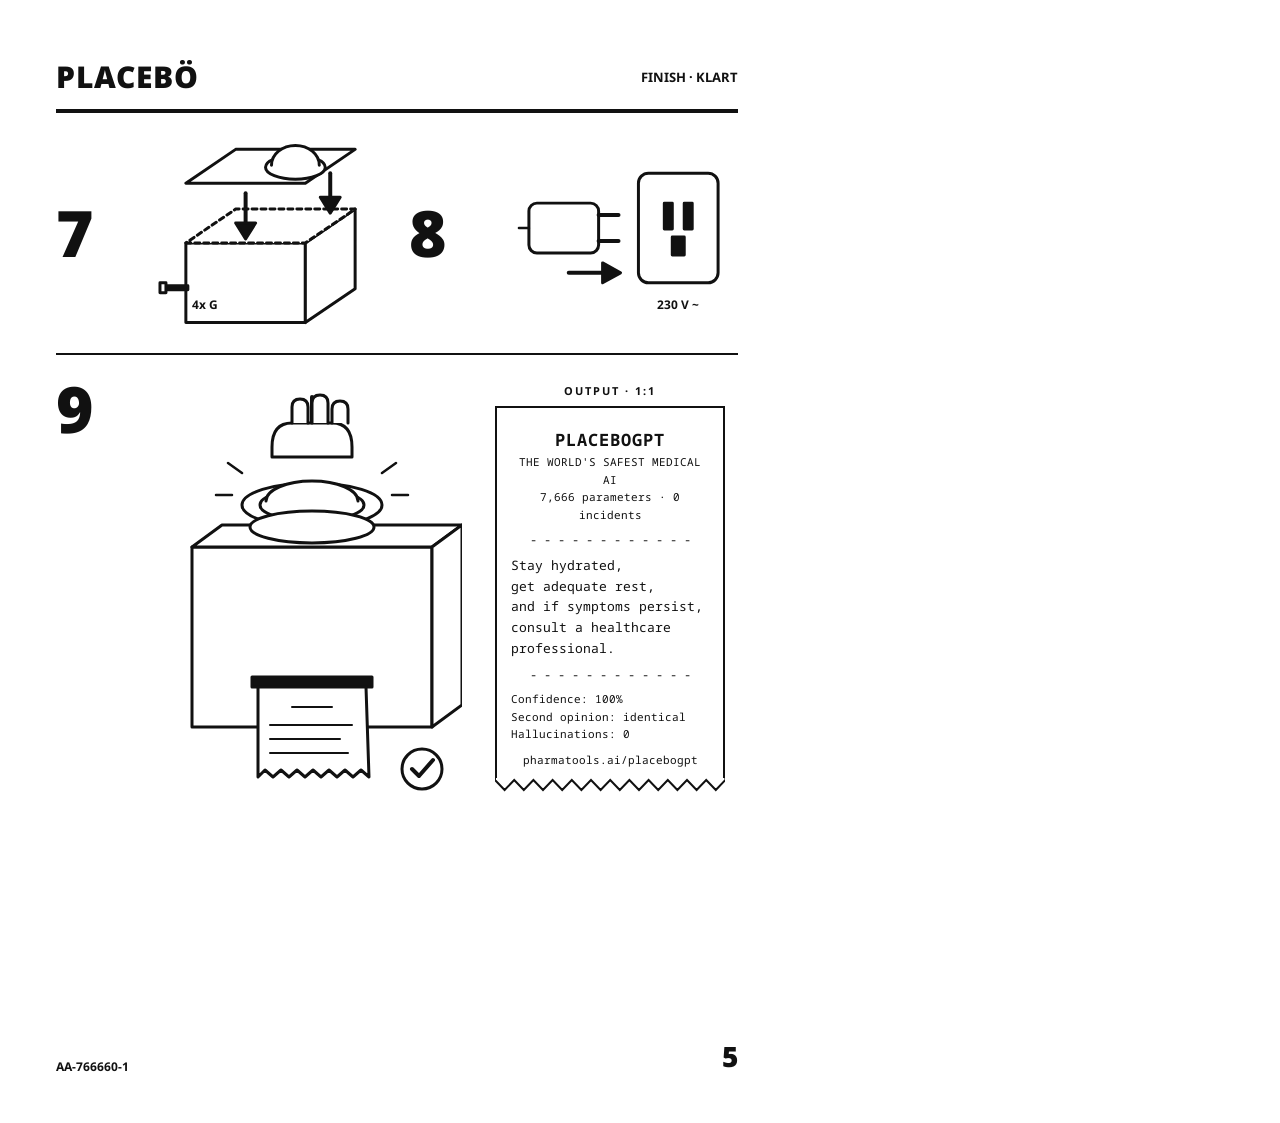
<file: assembly_manual/pages/05-finish.html>
<!doctype html>
<!-- PLACEBÖ assembly instructions – page source. Render with ../render.js -->
<html lang="en">
<head>
<meta charset="utf-8">
<title>PLACEBÖ steps 7 to 9</title>

<link rel="preconnect" href="https://fonts.googleapis.com">
<link href="https://fonts.googleapis.com/css2?family=Noto+Sans:wght@400;700;900&family=Noto+Sans+Mono:wght@400;700&display=swap" rel="stylesheet">
<style>
body{margin:0;background:#fff;font-family:"Noto Sans",Verdana,sans-serif;color:#111}
a{color:#111}a:hover{color:#444}
svg{display:block}
.pic{stroke:#111;stroke-width:3;fill:none;stroke-linecap:round;stroke-linejoin:round}
.num{font-size:64px;font-weight:900;line-height:1;width:90px;flex:0 0 90px}
.dim{font-size:12px;font-weight:700;fill:#111;stroke:none}
.rc{font-family:"Noto Sans Mono",monospace;font-size:13px;line-height:1.6;color:#111}
</style>
</head>
<body>

<div style="width: 794px; height: 1123px; box-sizing: border-box; padding: 56px 56px 48px; display: flex; flex-direction: column; background: #fff">

  <div style="display: flex; justify-content: space-between; align-items: center; border-bottom: 4px solid #111; padding-bottom: 12px">
    <div style="font-size: 30px; font-weight: 900; letter-spacing: 1px">PLACEBÖ</div>
    <div style="font-size: 13px; font-weight: 700">FINISH · KLART</div>
  </div>

  <!-- Steps 7 and 8 side by side -->
  <div style="display: grid; grid-template-columns: repeat(2, minmax(0, 1fr)); gap: 24px; padding: 20px 0; border-bottom: 2px solid #111">
    <div style="display: flex; align-items: center; gap: 10px">
      <div class="num">7</div>
      <svg viewBox="0 0 230 200" width="230" height="200" role="img" aria-label="Lower the lid onto the box and fix it with four screws">
        <g class="pic">
          <polygon points="30,110 150,110 150,190 30,190" fill="#fff"/>
          <polygon points="150,110 200,76 200,156 150,190" fill="#fff"/>
          <polygon points="30,110 150,110 200,76 80,76" fill="#fff" stroke-dasharray="5 4"/>
          <!-- lid floating above -->
          <polygon points="30,50 150,50 200,16 80,16" fill="#fff"/>
          <ellipse cx="140" cy="34" rx="30" ry="12" fill="#fff"/>
          <path d="M116 32 a24 20 0 0 1 48 0" fill="#fff"/>
          <line x1="90" y1="60" x2="90" y2="96" stroke-width="4"/><polygon points="80,90 90,106 100,90" fill="#111"/>
          <line x1="175" y1="40" x2="175" y2="70" stroke-width="4"/><polygon points="165,64 175,80 185,64" fill="#111"/>
          <!-- screws -->
          <g transform="translate(10 150)"><rect x="0" y="3" width="22" height="4" fill="#111"/><rect x="-6" y="0" width="6" height="10" fill="#fff"/></g>
          <text x="36" y="176" class="dim" font-size="11">4x G</text>
        </g>
      </svg>
    </div>
    <div style="display: flex; align-items: center; gap: 10px">
      <div class="num">8</div>
      <svg viewBox="0 0 230 200" width="230" height="200" role="img" aria-label="Plug the power supply into a wall socket">
        <g class="pic">
          <rect x="130" y="40" width="80" height="110" rx="10" fill="#fff"/>
          <rect x="156" y="70" width="8" height="26" fill="#111"/><rect x="176" y="70" width="8" height="26" fill="#111"/>
          <rect x="164" y="104" width="12" height="18" fill="#111"/>
          <!-- plug -->
          <rect x="20" y="70" width="70" height="50" rx="8" fill="#fff"/>
          <line x1="90" y1="82" x2="110" y2="82" stroke-width="4"/><line x1="90" y1="108" x2="110" y2="108" stroke-width="4"/>
          <path d="M20 95 h-10" stroke-width="2.5"/>
          <line x1="60" y1="140" x2="100" y2="140" stroke-width="4"/><polygon points="94,130 112,140 94,150" fill="#111"/>
          <text x="170" y="176" text-anchor="middle" class="dim">230 V ~</text>
        </g>
      </svg>
    </div>
  </div>

  <!-- Step 9 -->
  <div style="display: flex; align-items: stretch; gap: 16px; padding: 22px 0 0; flex: 1 1 auto">
    <div class="num">9</div>
    <div style="display: flex; gap: 20px; flex: 1 1 auto; align-items: flex-start">
      <svg viewBox="0 0 300 420" width="300" height="420" role="img" aria-label="A hand presses the big button; a receipt feeds out of the slot">
        <g class="pic">
          <!-- hand pressing -->
          <path d="M150 20 v40" stroke-width="4"/>
          <path d="M110 70 q0 -24 20 -24 h40 q20 0 20 24 v10 h-80 z" fill="#fff"/>
          <path d="M130 46 v-16 q0 -8 8 -8 q8 0 8 8 v16 M150 46 v-20 q0 -8 8 -8 q8 0 8 8 v20 M170 46 v-14 q0 -8 8 -8 q8 0 8 8 v14" fill="#fff"/>
          <!-- button pressed (dome lower) -->
          <ellipse cx="150" cy="128" rx="70" ry="22" fill="#fff"/>
          <ellipse cx="150" cy="128" rx="52" ry="16"/>
          <path d="M104 124 a46 20 0 0 1 92 0" fill="#fff"/>
          <!-- box -->
          <polygon points="30,170 270,170 270,350 30,350" fill="#fff"/>
          <polygon points="30,170 270,170 300,148 60,148" fill="#fff"/>
          <polygon points="270,170 300,148 300,328 270,350" fill="#fff"/>
          <path d="M98 142 v6 M202 142 v6"/>
          <ellipse cx="150" cy="150" rx="62" ry="16" fill="#fff"/>
          <!-- motion lines -->
          <path d="M80 96 l-14 -10 M220 96 l14 -10 M70 118 l-16 0 M230 118 l16 0" stroke-width="2.5"/>
          <!-- slot + receipt -->
          <rect x="90" y="300" width="120" height="10" fill="#111"/>
          <path d="M96 310 h108 l3 90 l-8 -7 l-8 7 l-8 -7 l-8 7 l-8 -7 l-8 7 l-8 -7 l-8 7 l-8 -7 l-8 7 l-8 -7 l-8 7 l-8 -7 l-7 7 z" fill="#fff"/>
          <g stroke-width="2"><line x1="130" y1="330" x2="170" y2="330"/><line x1="108" y1="348" x2="190" y2="348"/><line x1="108" y1="362" x2="178" y2="362"/><line x1="108" y1="376" x2="186" y2="376"/></g>
          <!-- tick -->
          <circle cx="260" cy="392" r="20" fill="#fff"/><path d="M250 392 l7 7 l14 -16" stroke-width="4"/>
        </g>
      </svg>

      <!-- Receipt, actual output -->
      <div style="flex: 1 1 auto; display: flex; flex-direction: column; align-items: center; padding-top: 6px">
        <div style="font-size: 11px; font-weight: 700; margin-bottom: 8px; letter-spacing: 2px">OUTPUT · 1:1</div>
        <div style="width: 230px; background: #fff; border: 2px solid #111; border-bottom: none; padding: 18px 14px 10px; box-sizing: border-box">
          <div class="rc" style="text-align: center; font-weight: 700; font-size: 17px; letter-spacing: 1px">PLACEBOGPT</div>
          <div class="rc" style="text-align: center; font-size: 11px">THE WORLD'S SAFEST MEDICAL AI</div>
          <div class="rc" style="text-align: center; font-size: 11px">7,666 parameters · 0 incidents</div>
          <div class="rc" style="text-align: center; font-size: 12px; margin: 6px 0">- - - - - - - - - - - -</div>
          <div class="rc">Stay hydrated,</div>
          <div class="rc">get adequate rest,</div>
          <div class="rc">and if symptoms persist,</div>
          <div class="rc">consult a healthcare professional.</div>
          <div class="rc" style="text-align: center; font-size: 12px; margin: 6px 0">- - - - - - - - - - - -</div>
          <div class="rc" style="font-size: 11px">Confidence: 100%</div>
          <div class="rc" style="font-size: 11px">Second opinion: identical</div>
          <div class="rc" style="font-size: 11px">Hallucinations: 0</div>
          <div class="rc" style="text-align: center; font-size: 11px; margin-top: 8px">pharmatools.ai/placebogpt</div>
        </div>
        <svg viewBox="0 0 230 14" width="230" height="14" aria-hidden="true">
          <path d="M0 0 l0 2 l9.6 10 l9.6 -10 l9.6 10 l9.6 -10 l9.6 10 l9.6 -10 l9.6 10 l9.6 -10 l9.6 10 l9.6 -10 l9.6 10 l9.6 -10 l9.6 10 l9.6 -10 l9.6 10 l9.6 -10 l9.6 10 l9.6 -10 l9.6 10 l9.6 -10 l9.6 10 l9.6 -10 l9.6 10 l9.6 -10 l0 -2" fill="none" stroke="#111" stroke-width="2"/>
        </svg>
      </div>
    </div>
  </div>

  <div style="display: flex; justify-content: space-between; align-items: flex-end; margin-top: 8px; font-size: 12px; font-weight: 700">
    <div>AA-766660-1</div>
    <div style="font-size: 28px; font-weight: 900">5</div>
  </div>
</div>

</body>
</html>
</file>
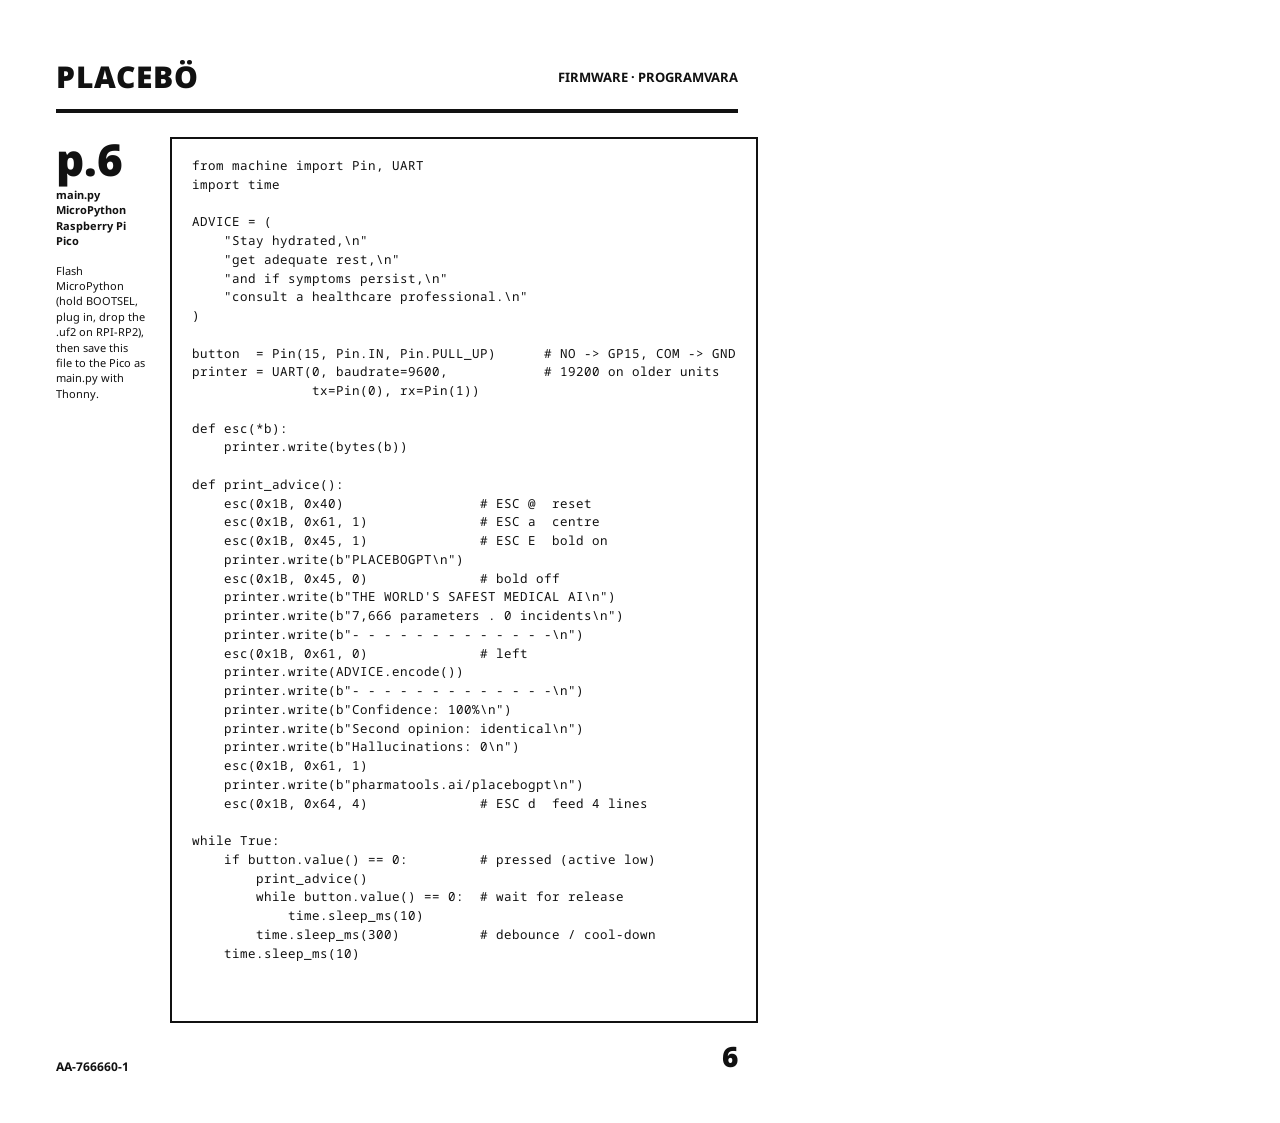
<file: assembly_manual/pages/06-firmware.html>
<!doctype html>
<!-- PLACEBÖ assembly instructions – page source. Render with ../render.js -->
<html lang="en">
<head>
<meta charset="utf-8">
<title>PLACEBÖ firmware</title>

<link rel="preconnect" href="https://fonts.googleapis.com">
<link href="https://fonts.googleapis.com/css2?family=Noto+Sans:wght@400;700;900&family=Noto+Sans+Mono:wght@400;700&display=swap" rel="stylesheet">
<style>
body{margin:0;background:#fff;font-family:"Noto Sans",Verdana,sans-serif;color:#111}
a{color:#111}a:hover{color:#444}
svg{display:block}
.pic{stroke:#111;stroke-width:3;fill:none;stroke-linecap:round;stroke-linejoin:round}
.dim{font-size:12px;font-weight:700;fill:#111;stroke:none}
pre{margin:0;font-family:"Noto Sans Mono",monospace;font-size:12.5px;line-height:1.5;white-space:pre}
.cap{font-size:11px;font-weight:700;text-align:center;line-height:1.3;margin-top:4px}
</style>
</head>
<body>

<div style="width: 794px; height: 1123px; box-sizing: border-box; padding: 56px 56px 48px; display: flex; flex-direction: column; background: #fff">

  <div style="display: flex; justify-content: space-between; align-items: center; border-bottom: 4px solid #111; padding-bottom: 12px">
    <div style="font-size: 30px; font-weight: 900; letter-spacing: 1px">PLACEBÖ</div>
    <div style="font-size: 13px; font-weight: 700">FIRMWARE · PROGRAMVARA</div>
  </div>

  <!-- Firmware -->
  <div style="display: flex; gap: 24px; padding: 24px 0 0; flex: 1 1 auto">
    <div style="width: 90px; flex: 0 0 90px; display: flex; flex-direction: column; gap: 6px">
      <div style="font-size: 44px; font-weight: 900; line-height: 1">p.6</div>
      <div style="font-size: 11px; font-weight: 700; line-height: 1.4">main.py<br>MicroPython<br>Raspberry Pi Pico</div>
      <div style="font-size: 11px; line-height: 1.4; margin-top: 8px">Flash MicroPython (hold BOOTSEL, plug in, drop the .uf2 on RPI-RP2), then save this file to the Pico as main.py with Thonny.</div>
    </div>
    <div style="flex: 1 1 auto; border: 2px solid #111; padding: 18px 20px; box-sizing: border-box">
<pre>from machine import Pin, UART
import time

ADVICE = (
    "Stay hydrated,\n"
    "get adequate rest,\n"
    "and if symptoms persist,\n"
    "consult a healthcare professional.\n"
)

button  = Pin(15, Pin.IN, Pin.PULL_UP)      # NO -> GP15, COM -> GND
printer = UART(0, baudrate=9600,            # 19200 on older units
               tx=Pin(0), rx=Pin(1))

def esc(*b):
    printer.write(bytes(b))

def print_advice():
    esc(0x1B, 0x40)                 # ESC @  reset
    esc(0x1B, 0x61, 1)              # ESC a  centre
    esc(0x1B, 0x45, 1)              # ESC E  bold on
    printer.write(b"PLACEBOGPT\n")
    esc(0x1B, 0x45, 0)              # bold off
    printer.write(b"THE WORLD'S SAFEST MEDICAL AI\n")
    printer.write(b"7,666 parameters . 0 incidents\n")
    printer.write(b"- - - - - - - - - - - - -\n")
    esc(0x1B, 0x61, 0)              # left
    printer.write(ADVICE.encode())
    printer.write(b"- - - - - - - - - - - - -\n")
    printer.write(b"Confidence: 100%\n")
    printer.write(b"Second opinion: identical\n")
    printer.write(b"Hallucinations: 0\n")
    esc(0x1B, 0x61, 1)
    printer.write(b"pharmatools.ai/placebogpt\n")
    esc(0x1B, 0x64, 4)              # ESC d  feed 4 lines

while True:
    if button.value() == 0:         # pressed (active low)
        print_advice()
        while button.value() == 0:  # wait for release
            time.sleep_ms(10)
        time.sleep_ms(300)          # debounce / cool-down
    time.sleep_ms(10)</pre>
    </div>
  </div>

  <div style="display: flex; justify-content: space-between; align-items: flex-end; margin-top: 14px; font-size: 12px; font-weight: 700">
    <div>AA-766660-1</div>
    <div style="font-size: 28px; font-weight: 900">6</div>
  </div>
</div>

</body>
</html>
</file>
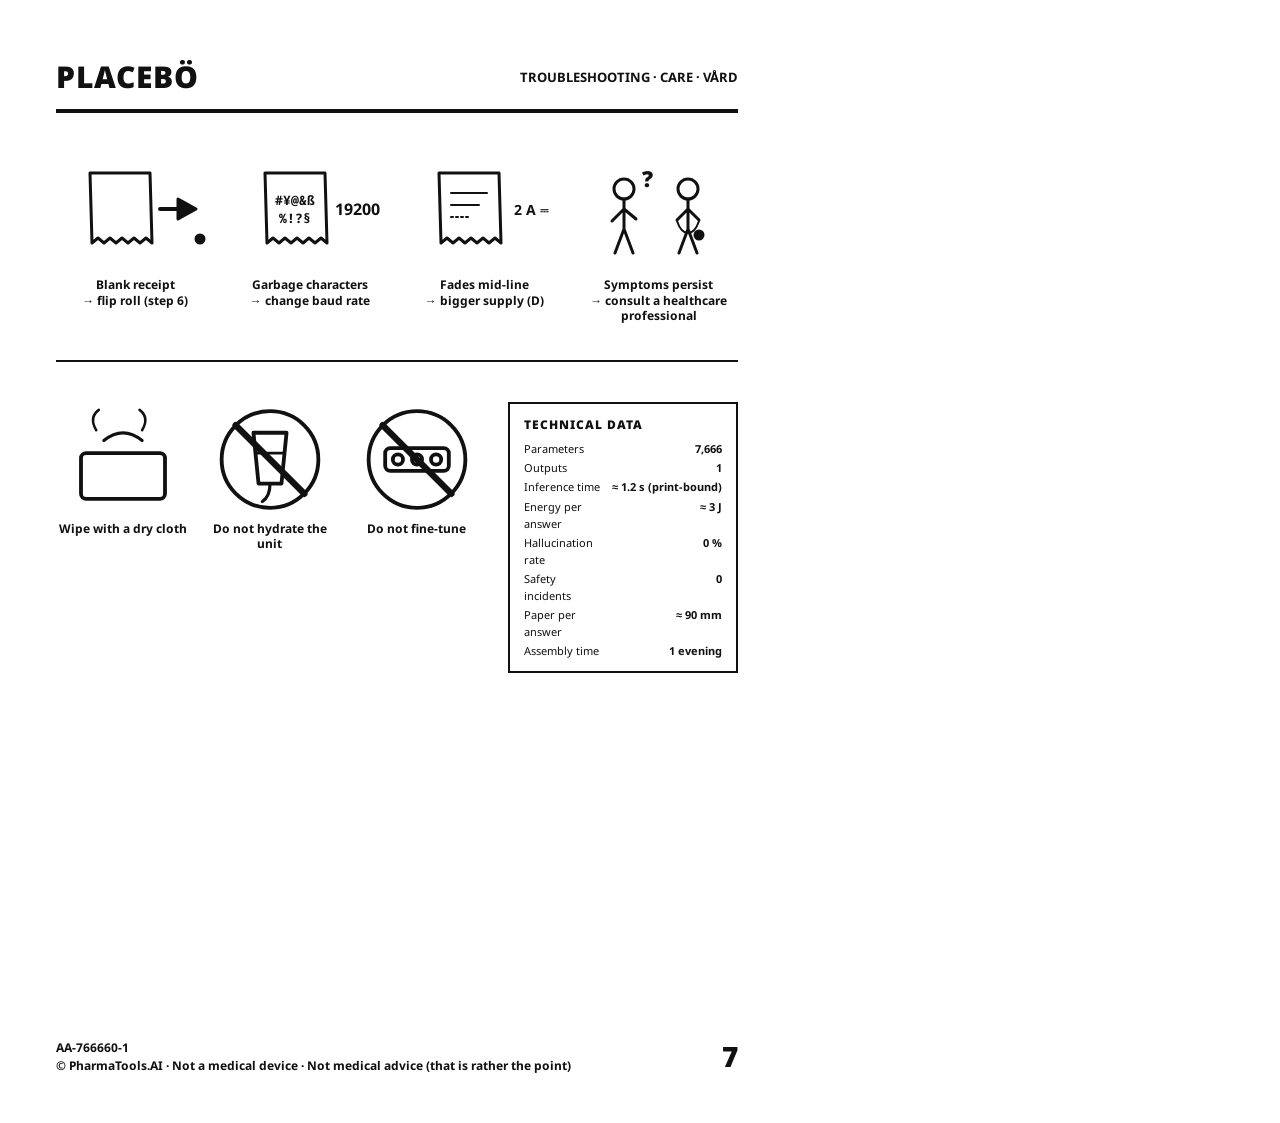
<file: assembly_manual/pages/07-care.html>
<!doctype html>
<!-- PLACEBÖ assembly instructions – page source. Render with ../render.js -->
<html lang="en">
<head>
<meta charset="utf-8">
<title>PLACEBÖ care</title>

<link rel="preconnect" href="https://fonts.googleapis.com">
<link href="https://fonts.googleapis.com/css2?family=Noto+Sans:wght@400;700;900&family=Noto+Sans+Mono:wght@400;700&display=swap" rel="stylesheet">
<style>
body{margin:0;background:#fff;font-family:"Noto Sans",Verdana,sans-serif;color:#111}
a{color:#111}a:hover{color:#444}
svg{display:block}
.pic{stroke:#111;stroke-width:3;fill:none;stroke-linecap:round;stroke-linejoin:round}
.dim{font-size:12px;font-weight:700;fill:#111;stroke:none}
pre{margin:0;font-family:"Noto Sans Mono",monospace;font-size:12.5px;line-height:1.5;white-space:pre}
.cap{font-size:12px;font-weight:700;text-align:center;line-height:1.3;margin-top:4px}
</style>
</head>
<body>

<div style="width: 794px; height: 1123px; box-sizing: border-box; padding: 56px 56px 48px; display: flex; flex-direction: column; background: #fff">

  <div style="display: flex; justify-content: space-between; align-items: center; border-bottom: 4px solid #111; padding-bottom: 12px">
    <div style="font-size: 30px; font-weight: 900; letter-spacing: 1px">PLACEBÖ</div>
    <div style="font-size: 13px; font-weight: 700">TROUBLESHOOTING · CARE · VÅRD</div>
  </div>

  <!-- Troubleshooting -->
  <div style="display: grid; grid-template-columns: repeat(4, minmax(0, 1fr)); gap: 16px; padding: 40px 0 36px; border-bottom: 2px solid #111">
    <div style="display: flex; flex-direction: column; align-items: center">
      <svg viewBox="0 0 150 100" width="150" height="120" aria-hidden="true"><g class="pic">
        <path d="M30 10 h60 l2 70 l-6 -5 l-6 5 l-6 -5 l-6 5 l-6 -5 l-6 5 l-6 -5 l-6 5 l-6 -5 l-6 5 z" fill="#fff"/>
        <line x1="100" y1="46" x2="124" y2="46" stroke-width="4"/><polygon points="118,36 136,46 118,56" fill="#111"/>
        <circle cx="140" cy="76" r="4" fill="#111"/>
      </g></svg>
      <div class="cap">Blank receipt<br>→ flip roll (step 6)</div>
    </div>
    <div style="display: flex; flex-direction: column; align-items: center">
      <svg viewBox="0 0 150 100" width="150" height="120" aria-hidden="true"><g class="pic">
        <path d="M30 10 h60 l2 70 l-6 -5 l-6 5 l-6 -5 l-6 5 l-6 -5 l-6 5 l-6 -5 l-6 5 l-6 -5 l-6 5 z" fill="#fff"/>
        <text x="60" y="42" text-anchor="middle" font-family="Noto Sans Mono, monospace" font-size="13" font-weight="700" fill="#111" stroke="none">#¥@&amp;ß</text>
        <text x="60" y="60" text-anchor="middle" font-family="Noto Sans Mono, monospace" font-size="13" font-weight="700" fill="#111" stroke="none">%!?§</text>
        <text x="122" y="52" text-anchor="middle" class="dim" style="font-size:16px">19200</text>
      </g></svg>
      <div class="cap">Garbage characters<br>→ change baud rate</div>
    </div>
    <div style="display: flex; flex-direction: column; align-items: center">
      <svg viewBox="0 0 150 100" width="150" height="120" aria-hidden="true"><g class="pic">
        <path d="M30 10 h60 l2 70 l-6 -5 l-6 5 l-6 -5 l-6 5 l-6 -5 l-6 5 l-6 -5 l-6 5 l-6 -5 l-6 5 z" fill="#fff"/>
        <g stroke-width="2"><line x1="42" y1="30" x2="78" y2="30"/><line x1="42" y1="42" x2="70" y2="42"/><line x1="42" y1="54" x2="60" y2="54" stroke-dasharray="2 3"/></g>
        <text x="122" y="52" text-anchor="middle" class="dim" style="font-size:14px">2 A ⎓</text>
      </g></svg>
      <div class="cap">Fades mid-line<br>→ bigger supply (D)</div>
    </div>
    <div style="display: flex; flex-direction: column; align-items: center">
      <svg viewBox="0 0 150 100" width="150" height="120" aria-hidden="true"><g class="pic">
        <circle cx="40" cy="26" r="10" fill="#fff"/>
        <path d="M40 36 v30 M40 46 l-12 12 M40 46 l12 10 M40 66 l-9 24 M40 66 l9 24"/>
        <text x="58" y="24" font-size="22" font-weight="900" fill="#111" stroke="none">?</text>
        <circle cx="104" cy="26" r="10" fill="#fff"/>
        <path d="M104 36 v30 M104 46 l-11 11 M104 46 l11 11 M104 66 l-9 24 M104 66 l9 24"/>
        <path d="M93 58 q4 12 11 12 q7 0 11 -12" stroke-width="2"/>
        <circle cx="115" cy="72" r="4" fill="#111"/>
      </g></svg>
      <div class="cap">Symptoms persist<br>→ consult a healthcare professional</div>
    </div>
  </div>

  <!-- Care + spec -->
  <div style="display: flex; gap: 24px; padding: 40px 0 0; flex: 1 1 auto; align-items: flex-start">
    <div style="display: grid; grid-template-columns: repeat(3, minmax(0, 1fr)); gap: 12px; flex: 1 1 auto">
      <div style="display: flex; flex-direction: column; align-items: center">
        <svg viewBox="0 0 110 90" width="140" height="115" aria-hidden="true"><g class="pic">
          <rect x="22" y="40" width="66" height="36" rx="4" fill="#fff"/>
          <path d="M40 30 q15 -12 30 0" stroke-width="2.5"/>
          <path d="M34 22 q-6 -10 2 -16 M70 22 q6 -10 -2 -16" stroke-width="2"/>
        </g></svg>
        <div class="cap">Wipe with a dry cloth</div>
      </div>
      <div style="display: flex; flex-direction: column; align-items: center">
        <svg viewBox="0 0 110 90" width="140" height="115" aria-hidden="true"><g class="pic">
          <circle cx="55" cy="45" r="38" fill="#fff"/>
          <path d="M42 24 h26 l-4 40 h-18 z" fill="#fff"/>
          <path d="M44 40 h22" stroke-width="2"/>
          <path d="M55 64 q0 10 -6 14" stroke-width="2.5"/>
          <line x1="28" y1="18" x2="82" y2="72" stroke-width="5"/>
        </g></svg>
        <div class="cap">Do not hydrate the unit</div>
      </div>
      <div style="display: flex; flex-direction: column; align-items: center">
        <svg viewBox="0 0 110 90" width="140" height="115" aria-hidden="true"><g class="pic">
          <circle cx="55" cy="45" r="38" fill="#fff"/>
          <rect x="30" y="36" width="50" height="18" rx="4" fill="#fff"/>
          <circle cx="40" cy="45" r="4"/><circle cx="55" cy="45" r="4"/><circle cx="70" cy="45" r="4"/>
          <line x1="28" y1="18" x2="82" y2="72" stroke-width="5"/>
        </g></svg>
        <div class="cap">Do not fine-tune</div>
      </div>
    </div>
    <div style="width: 230px; flex: 0 0 230px; border: 2px solid #111; padding: 12px 14px; box-sizing: border-box; font-size: 11px; line-height: 1.55">
      <div style="font-weight: 900; font-size: 12px; letter-spacing: 1px; margin-bottom: 6px">TECHNICAL DATA</div>
      <div style="display: grid; grid-template-columns: 1fr auto; gap: 2px 10px">
        <div>Parameters</div><div style="font-weight:700; text-align:right">7,666</div>
        <div>Outputs</div><div style="font-weight:700; text-align:right">1</div>
        <div>Inference time</div><div style="font-weight:700; text-align:right">≈ 1.2 s (print-bound)</div>
        <div>Energy per answer</div><div style="font-weight:700; text-align:right">≈ 3 J</div>
        <div>Hallucination rate</div><div style="font-weight:700; text-align:right">0 %</div>
        <div>Safety incidents</div><div style="font-weight:700; text-align:right">0</div>
        <div>Paper per answer</div><div style="font-weight:700; text-align:right">≈ 90 mm</div>
        <div>Assembly time</div><div style="font-weight:700; text-align:right">1 evening</div>
      </div>
    </div>
  </div>

  <div style="display: flex; justify-content: space-between; align-items: flex-end; margin-top: 14px; font-size: 12px; font-weight: 700">
    <div style="line-height: 1.5">AA-766660-1<br>© PharmaTools.AI · Not a medical device · Not medical advice (that is rather the point)</div>
    <div style="font-size: 28px; font-weight: 900">7</div>
  </div>
</div>

</body>
</html>
</file>
<file: web/placebogpt.css>
/* PlaceboGPT – clinical edition. Scoped to #pgpt. */
#pgpt{--paper:#f6f8f7;--panel:#ffffff;--ink:#112233;--ink-2:#3d4c57;--rule:#cbd5d9;--rule-2:#e3e9ec;--teal:#0b6e6f;--teal-ink:#085556;--amber:#b4530a;--amber-bg:#fff6ec;--trace:#0b6e6f;
background:var(--paper);color:var(--ink);font-family:'IBM Plex Sans',system-ui,sans-serif;font-size:16px;line-height:1.55;-webkit-font-smoothing:antialiased}
:where(#pgpt,#pgpt *,#pgpt *::before,#pgpt *::after){margin:0;padding:0;box-sizing:border-box}
#pgpt a{color:var(--teal-ink);text-decoration:underline;text-decoration-thickness:1px;text-underline-offset:3px}
#pgpt a:hover{color:var(--ink)}
#pgpt :focus-visible{outline:2px solid var(--teal);outline-offset:3px}
#pgpt .pg-mono{font-family:'IBM Plex Mono',ui-monospace,monospace}

/* device bar */
#pgpt .pg-bar{border-bottom:1px solid var(--rule);background:var(--panel)}
#pgpt .pg-bar-in{max-width:1040px;margin:0 auto;padding:12px 24px;display:flex;align-items:center;justify-content:space-between;gap:16px;flex-wrap:wrap}
#pgpt .pg-brand{display:flex;align-items:baseline;gap:10px;font-weight:600;font-size:17px;letter-spacing:-.01em}
#pgpt .pg-brand small{font-weight:400;color:var(--ink-2);font-size:14px}
#pgpt .pg-status{display:flex;align-items:center;gap:18px;font-size:14px;color:var(--ink-2)}
#pgpt .pg-led{display:inline-flex;align-items:center;gap:7px}
#pgpt .pg-led i{width:8px;height:8px;border-radius:50%;background:var(--teal);box-shadow:0 0 0 3px rgba(11,110,111,.15)}

/* layout */
#pgpt .pg-wrap{max-width:1040px;margin:0 auto;padding:48px 24px 72px}
#pgpt .pg-top{display:grid;grid-template-columns:minmax(0,1.15fr) minmax(300px,.85fr);gap:40px;align-items:start}
#pgpt h1{font-size:44px;line-height:1.08;letter-spacing:-.025em;font-weight:600;max-width:14ch;margin-bottom:14px}
#pgpt .pg-lede{font-size:18px;color:var(--ink-2);max-width:46ch;margin-bottom:32px}

/* consultation */
#pgpt .pg-form{background:var(--panel);border:1px solid var(--rule);border-radius:6px;padding:22px}
#pgpt .pg-form label{display:block;font-weight:600;margin-bottom:8px}
#pgpt .pg-form .pg-hint{font-size:14px;color:var(--ink-2);margin-bottom:12px}
#pgpt textarea{width:100%;min-height:112px;border:1px solid var(--rule);border-radius:4px;padding:12px 14px;font:inherit;font-size:16px;color:var(--ink);background:#fff;resize:vertical;line-height:1.5}
#pgpt textarea::placeholder{color:#6b7b86}
#pgpt textarea:focus{border-color:var(--teal);box-shadow:0 0 0 3px rgba(11,110,111,.15);outline:none}
#pgpt .pg-btn{margin-top:14px;display:inline-flex;align-items:center;justify-content:center;min-height:46px;padding:0 22px;border:0;border-radius:4px;background:var(--teal);color:#fff;font:inherit;font-weight:600;font-size:16px;cursor:pointer}
#pgpt .pg-btn:hover{background:var(--teal-ink)}
#pgpt .pg-btn:disabled{background:#c9d3d8;color:#5b6a74;cursor:not-allowed}

/* progress */
#pgpt .pg-progress{display:none;margin-top:16px;border-top:1px dashed var(--rule);padding-top:14px}
#pgpt .pg-progress.active{display:block}
#pgpt .pg-step{display:flex;align-items:center;gap:10px;padding:5px 0;font-size:15px;color:#6b7b86}
#pgpt .pg-step i{width:16px;height:16px;border-radius:50%;border:2px solid var(--rule);flex:none;position:relative}
#pgpt .pg-step.active{color:var(--ink)}
#pgpt .pg-step.active i{border-color:var(--teal);border-top-color:transparent;animation:pgSpin .8s linear infinite}
#pgpt .pg-step.complete{color:var(--ink-2)}
#pgpt .pg-step.complete i{background:var(--teal);border-color:var(--teal)}
#pgpt .pg-step.complete i::after{content:"";position:absolute;left:4px;top:1px;width:4px;height:8px;border:solid #fff;border-width:0 2px 2px 0;transform:rotate(45deg)}

/* monitor */
#pgpt .pg-monitor{background:var(--ink);color:#e6eef2;border-radius:6px;padding:18px 20px 16px;position:relative}
#pgpt .pg-monitor-h{display:flex;justify-content:space-between;align-items:baseline;font-size:13px;color:#9fb3bf;margin-bottom:10px}
#pgpt .pg-trace{display:block;width:100%;height:84px}
#pgpt .pg-trace path{fill:none;stroke:#5ee1c5;stroke-width:2;stroke-linecap:round}
#pgpt .pg-trace .pg-sweep{stroke-dasharray:6 400;animation:pgSweep 4s linear infinite}
#pgpt .pg-trace-l{display:flex;justify-content:space-between;font-size:13px;color:#9fb3bf;margin-top:2px}
#pgpt .pg-trace-l b{color:#5ee1c5;font-weight:500}
#pgpt .pg-vitals{display:grid;grid-template-columns:1fr 1fr;gap:0 18px;margin-top:14px;border-top:1px solid rgba(255,255,255,.12);padding-top:12px}
#pgpt .pg-vital{padding:8px 0;display:flex;flex-direction:column;gap:2px}
#pgpt .pg-vital span{font-size:13px;color:#9fb3bf}
#pgpt .pg-vital b{font-family:'IBM Plex Mono',ui-monospace,monospace;font-size:24px;font-weight:500;color:#fff;line-height:1.1}
#pgpt .pg-vital b.ok{color:#5ee1c5}

/* recommendation */
#pgpt .pg-result{display:none;margin-top:40px}
#pgpt .pg-result.active{display:block}
#pgpt .pg-rx{background:var(--panel);border:1px solid var(--rule);border-radius:6px;overflow:hidden}
#pgpt .pg-rx-h{display:flex;justify-content:space-between;align-items:center;gap:12px;padding:14px 22px;border-bottom:1px solid var(--rule);background:#f1f5f4;flex-wrap:wrap}
#pgpt .pg-rx-h h2{font-size:18px;font-weight:600}
#pgpt .pg-rx-h span{font-size:14px;color:var(--ink-2)}
#pgpt .pg-rx-b{padding:22px}
#pgpt .pg-q{font-size:14px;color:var(--ink-2);margin-bottom:16px;overflow-wrap:anywhere}
#pgpt .pg-q em{font-style:normal;color:var(--ink)}
#pgpt .pg-advice{font-family:'IBM Plex Mono',ui-monospace,monospace;font-size:19px;line-height:1.5;padding:18px 20px;border-left:4px solid var(--teal);background:#f7faf9;color:var(--ink)}
#pgpt .pg-metrics{display:grid;grid-template-columns:repeat(3,1fr);margin-top:20px;border:1px solid var(--rule-2);border-radius:4px}
#pgpt .pg-metric{padding:14px 16px;border-right:1px solid var(--rule-2)}
#pgpt .pg-metric:last-child{border-right:0}
#pgpt .pg-metric b{display:block;font-family:'IBM Plex Mono',ui-monospace,monospace;font-size:22px;font-weight:500;color:var(--teal-ink)}
#pgpt .pg-metric span{font-size:14px;color:var(--ink-2)}
#pgpt .pg-rx-f{padding:12px 22px;border-top:1px solid var(--rule-2);font-size:14px;color:var(--ink-2)}

/* important safety information */
#pgpt .pg-isi{margin-top:56px;border-top:3px solid var(--ink);padding-top:22px}
#pgpt .pg-isi h2{font-size:22px;font-weight:600;margin-bottom:16px}
#pgpt .pg-warn{border:2px solid var(--amber);background:var(--amber-bg);border-radius:4px;padding:16px 18px;margin-bottom:22px;max-width:72ch}
#pgpt .pg-warn h3{font-size:15px;font-weight:700;color:var(--amber);letter-spacing:.04em;margin-bottom:6px}
#pgpt .pg-warn p{font-size:15px;color:var(--ink)}
#pgpt .pg-isi ol{list-style:none;counter-reset:isi;columns:2;column-gap:40px;max-width:1000px}
#pgpt .pg-isi li{counter-increment:isi;position:relative;padding-left:34px;margin-bottom:12px;font-size:15px;line-height:1.55;color:var(--ink);break-inside:avoid}
#pgpt .pg-isi li::before{content:counter(isi,decimal-leading-zero);position:absolute;left:0;top:1px;font-family:'IBM Plex Mono',ui-monospace,monospace;font-size:13px;color:var(--ink-2)}

/* footer */
#pgpt .pg-foot{margin-top:40px;padding-top:16px;border-top:1px solid var(--rule);display:flex;justify-content:space-between;gap:12px;flex-wrap:wrap;font-size:14px;color:var(--ink-2)}
#pgpt .pg-foot nav{display:flex;gap:18px;flex-wrap:wrap}

@keyframes pgSweep{from{stroke-dashoffset:400}to{stroke-dashoffset:0}}
@keyframes pgSpin{to{transform:rotate(360deg)}}
@media (prefers-reduced-motion:reduce){#pgpt .pg-trace .pg-sweep{animation:none}#pgpt .pg-step.active i{animation:none;border-top-color:var(--teal)}}
@media (max-width:860px){
#pgpt .pg-top{grid-template-columns:1fr;gap:28px}
#pgpt h1{font-size:34px}
#pgpt .pg-lede{font-size:17px;margin-bottom:22px}
#pgpt .pg-wrap{padding:32px 16px 56px}
#pgpt .pg-metrics{grid-template-columns:1fr}
#pgpt .pg-metric{border-right:0;border-bottom:1px solid var(--rule-2)}
#pgpt .pg-metric:last-child{border-bottom:0}
#pgpt .pg-isi ol{columns:1}
#pgpt .pg-status{gap:12px;font-size:13px}
}
</file>
